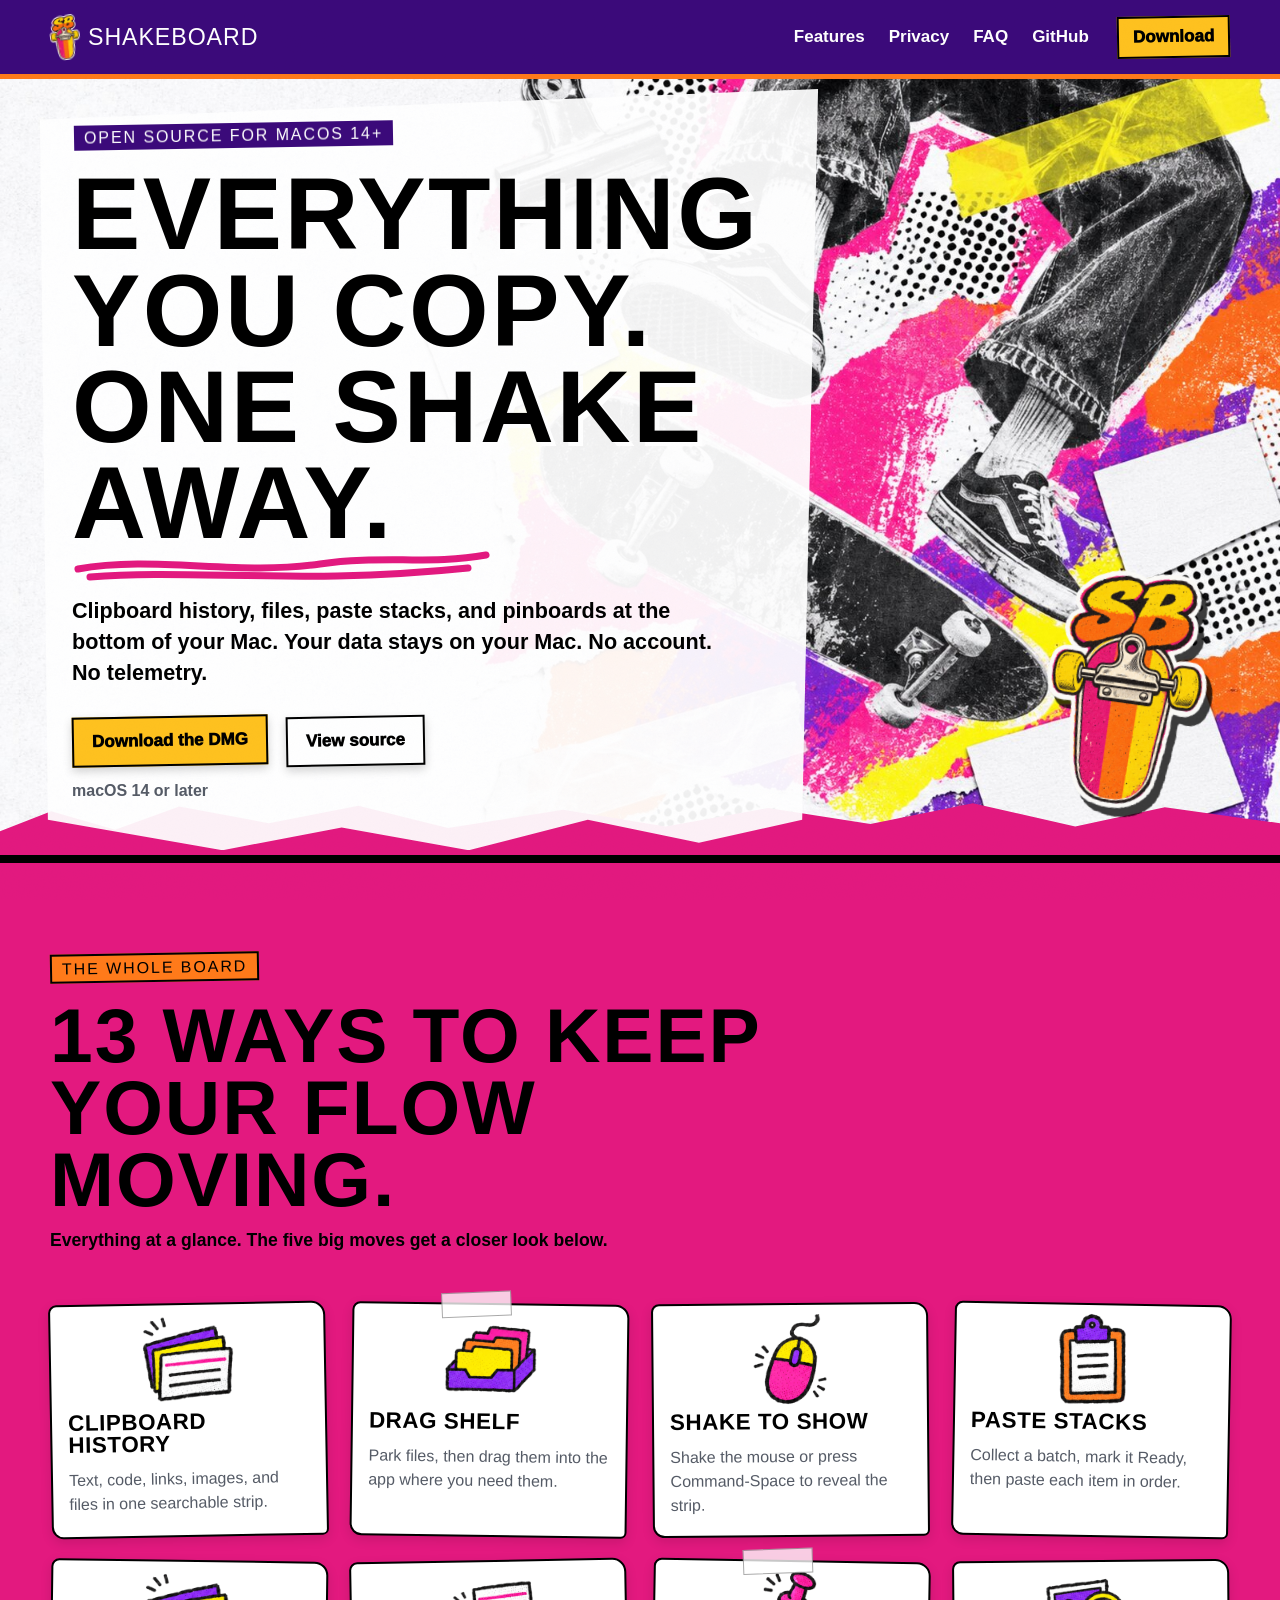
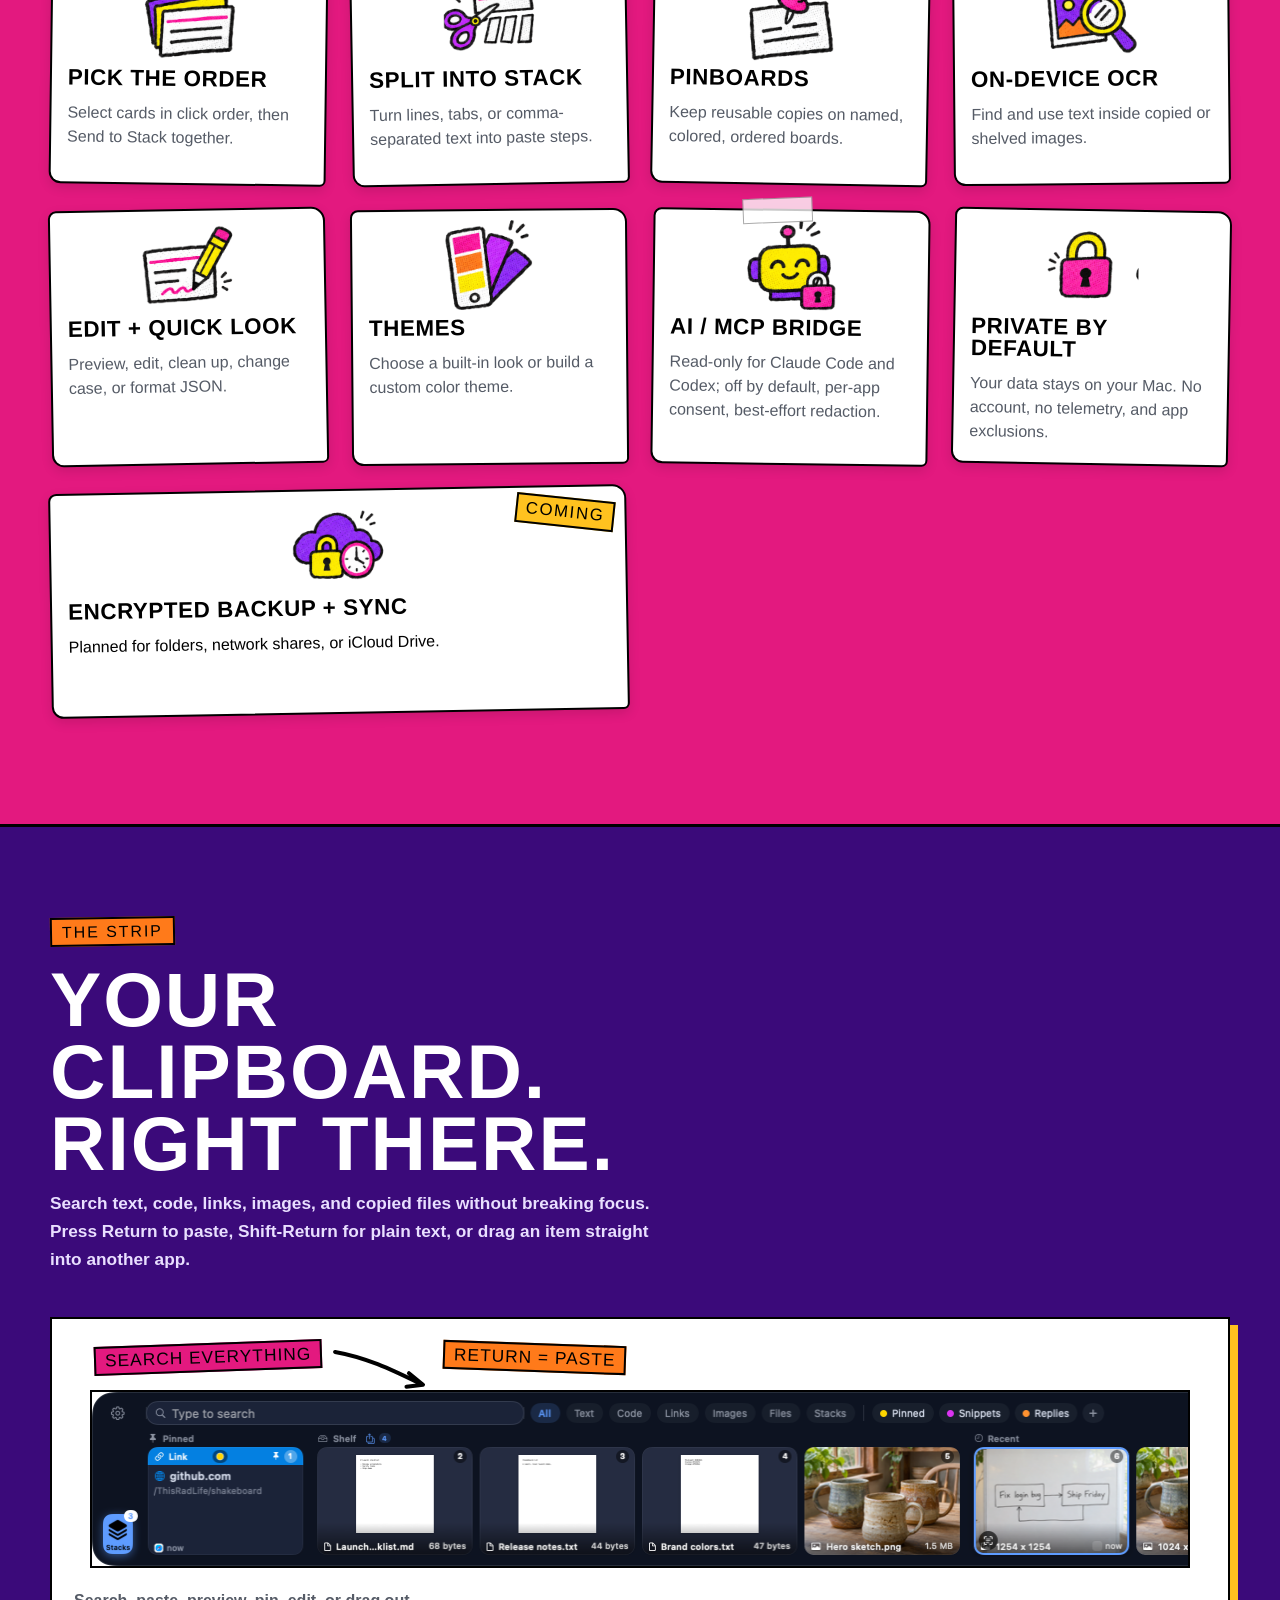
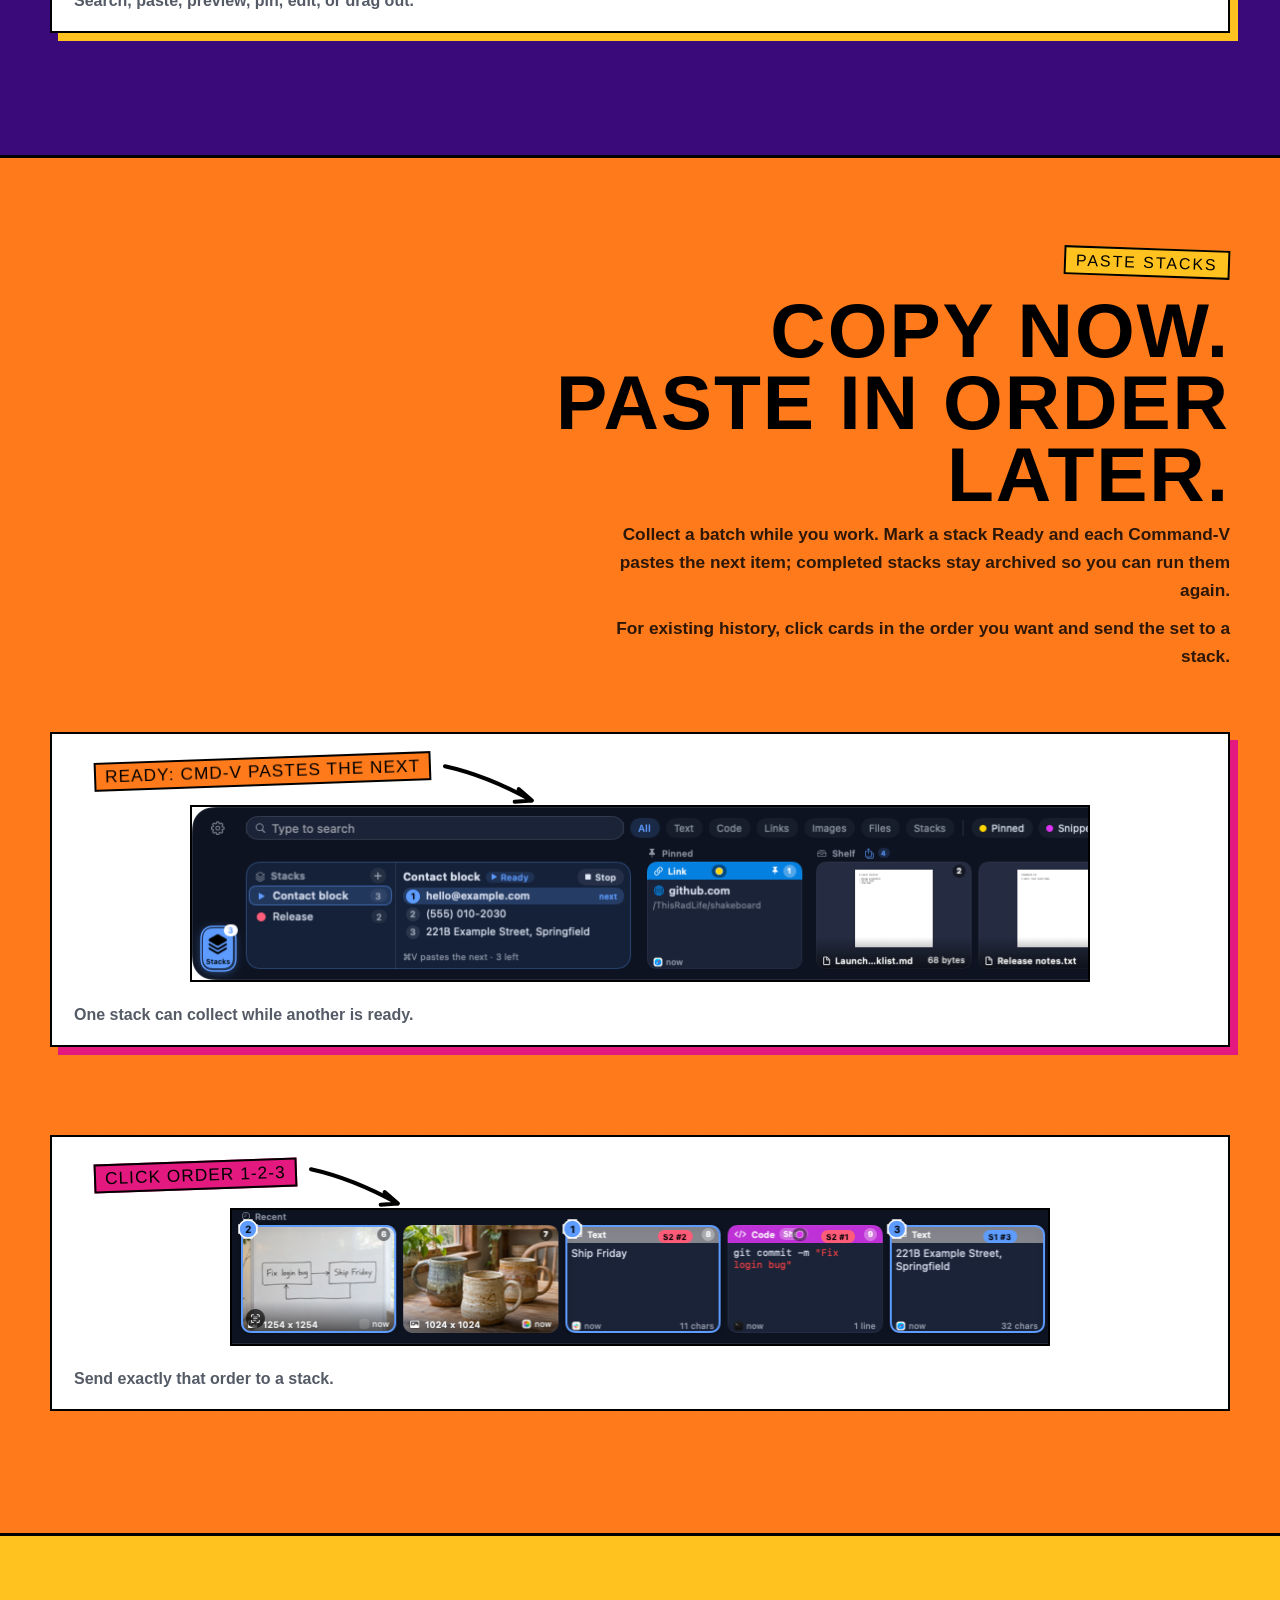
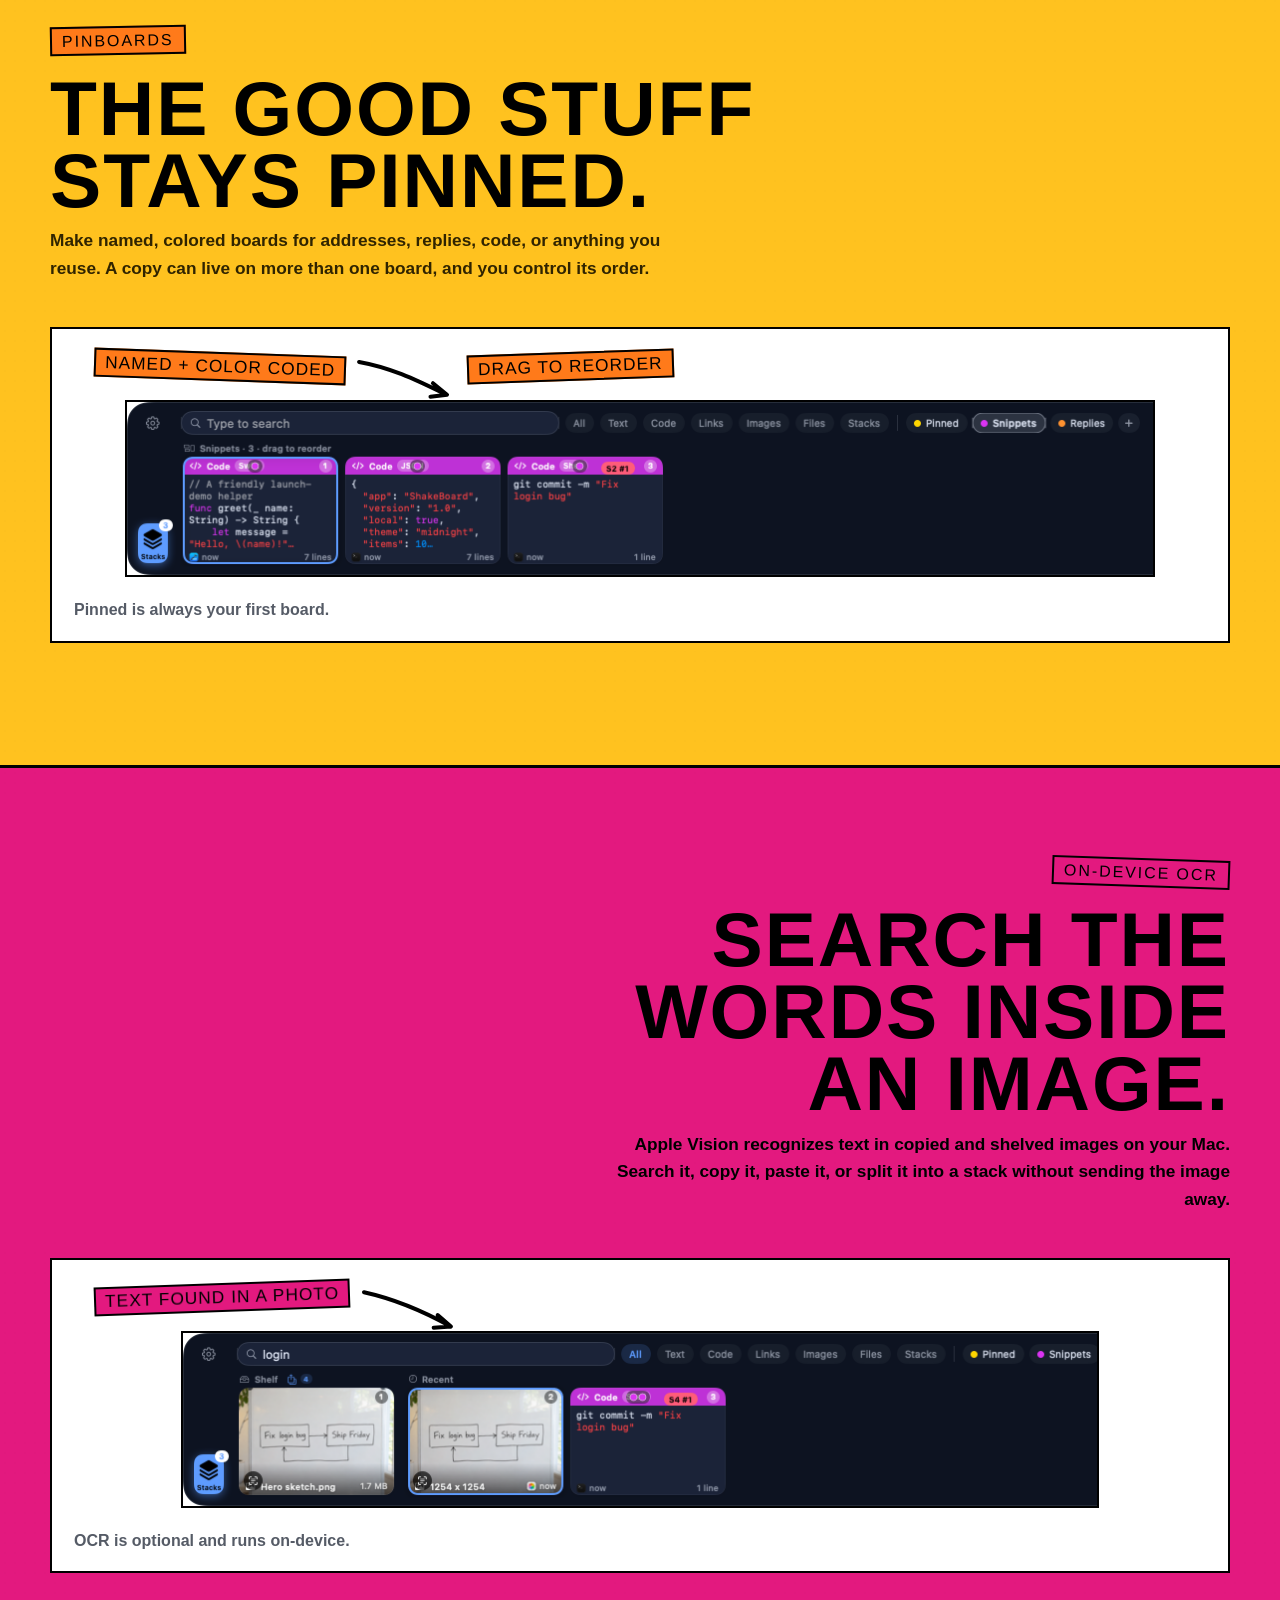
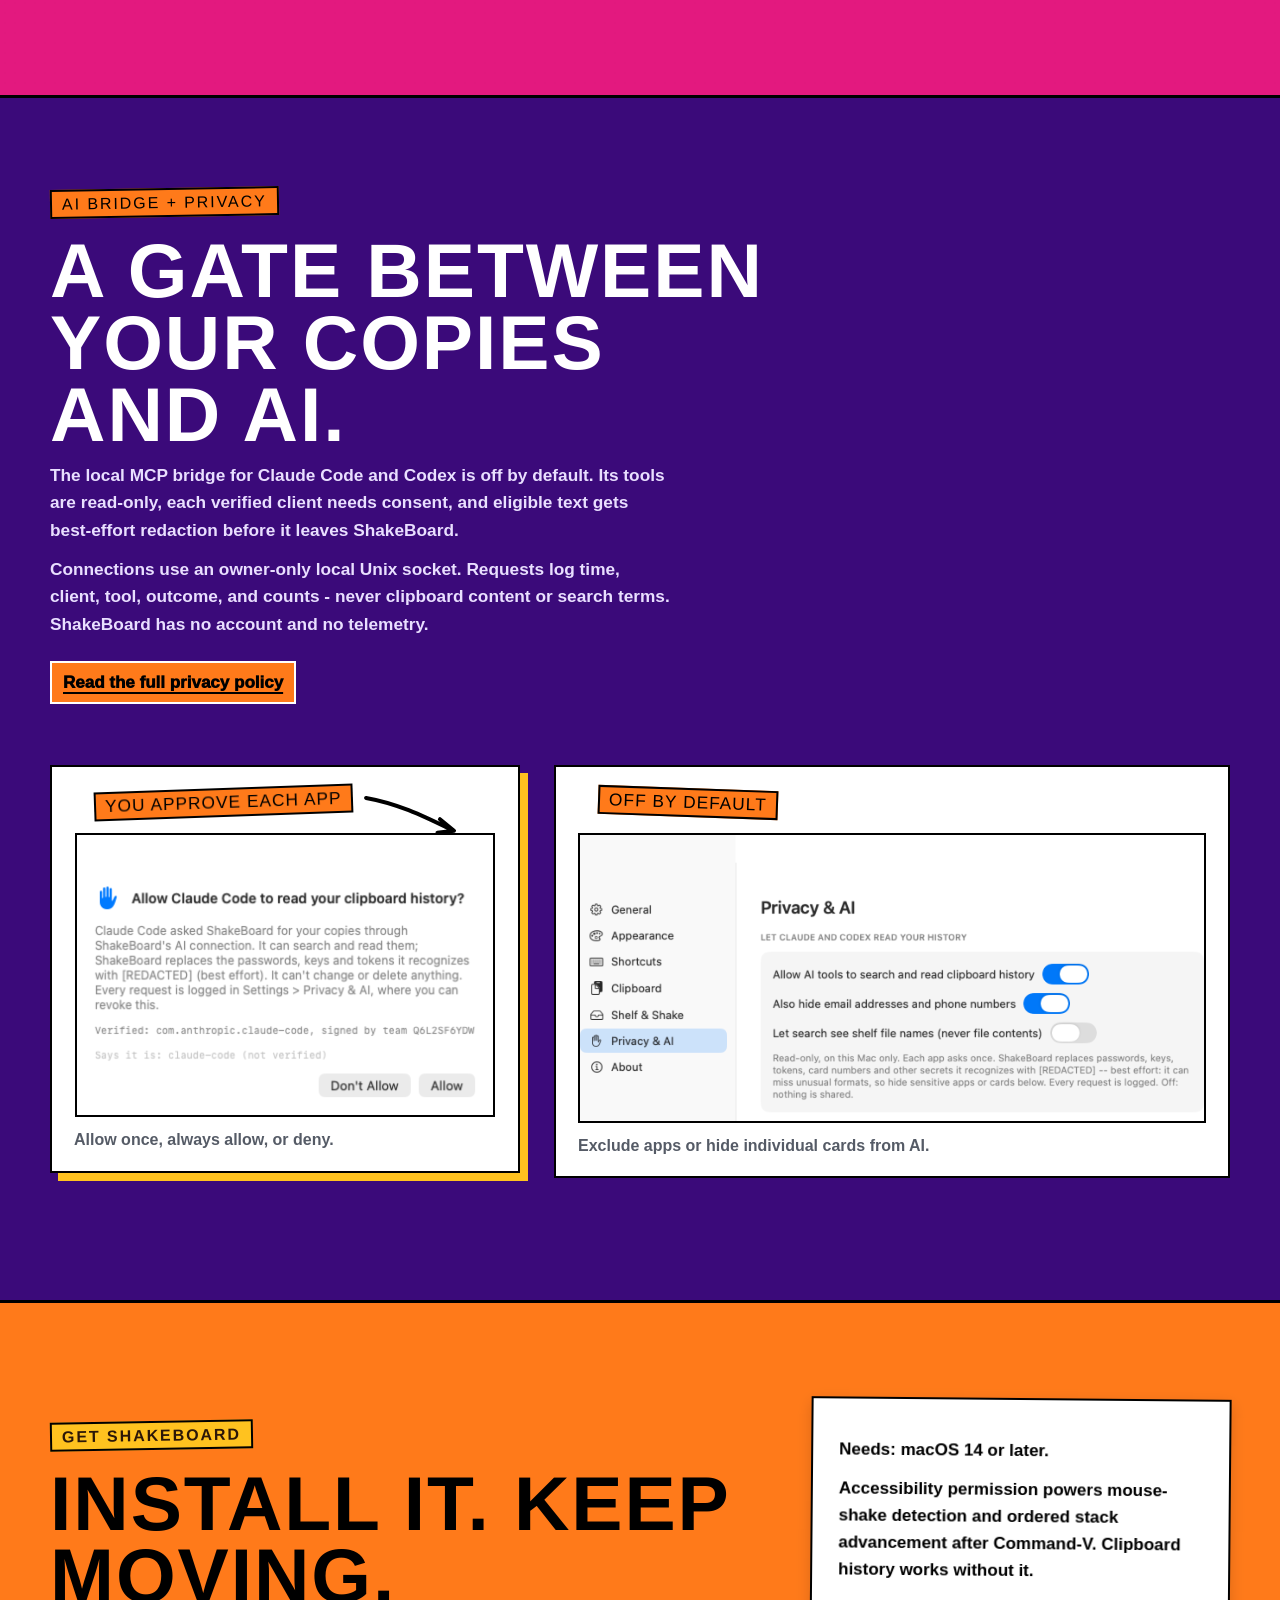
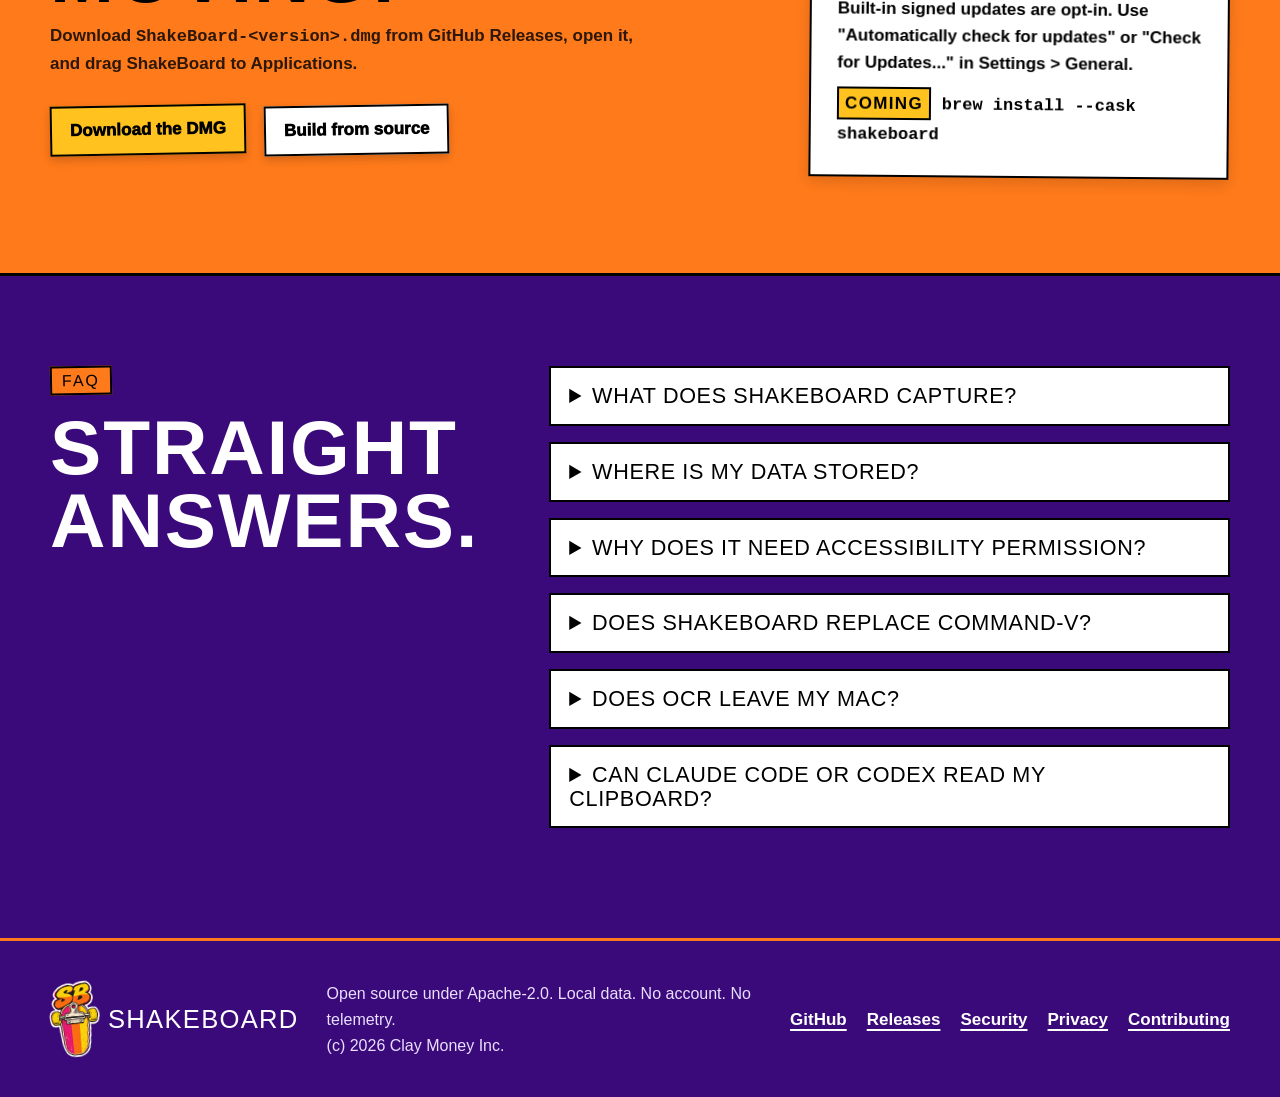
<file: index.html>
<!doctype html>
<html lang="en">
<head>
  <meta charset="utf-8"><meta name="viewport" content="width=device-width, initial-scale=1">
  <title>ShakeBoard - Clipboard history and paste stacks for Mac</title>
  <meta name="description" content="ShakeBoard keeps clipboard history, files, paste stacks, and pinboards in one strip at the bottom of your Mac. Your data stays on your Mac.">
  <meta name="theme-color" content="#3B0A7A">
  <link rel="canonical" href="https://thisradlife.github.io/shakeboard/">
  <meta property="og:type" content="website"><meta property="og:title" content="ShakeBoard - Everything you copy. One shake away.">
  <meta property="og:description" content="Clipboard history, a drag shelf, paste stacks, pinboards, and on-device OCR for macOS. Local data, no account, no telemetry.">
  <meta property="og:url" content="https://thisradlife.github.io/shakeboard/">
  <meta property="og:image" content="https://thisradlife.github.io/shakeboard/assets/og-image-1200x630.jpg"><meta property="og:image:width" content="1200"><meta property="og:image:height" content="630">
  <meta property="og:image:alt" content="ShakeBoard in a punk-zine collage with clipboard cards and a skateboard sticker.">
  <meta name="twitter:card" content="summary_large_image"><meta name="twitter:title" content="ShakeBoard - Everything you copy. One shake away.">
  <meta name="twitter:description" content="Clipboard history, a drag shelf, paste stacks, pinboards, and on-device OCR for macOS. Local data, no account, no telemetry.">
  <meta name="twitter:image" content="https://thisradlife.github.io/shakeboard/assets/og-image-1200x630.jpg">
  <link rel="icon" href="assets/favicon.ico" sizes="any"><link rel="icon" type="image/png" sizes="32x32" href="assets/icons/icon-32.png">
  <link rel="apple-touch-icon" sizes="180x180" href="assets/icons/icon-180.png">
  <link rel="stylesheet" href="styles.css">
  <script src="motion.js" defer></script>
</head>
<body>
  <a class="skip-link" href="#main">Skip to main content</a>
  <svg class="grain-layer" aria-hidden="true" width="100%" height="100%"><filter id="paper-grain"><feTurbulence type="fractalNoise" baseFrequency="0.74" numOctaves="3" seed="9" stitchTiles="stitch" result="noise"></feTurbulence><feColorMatrix in="noise" type="luminanceToAlpha" result="noise-alpha"></feColorMatrix><feFlood class="grain-color" result="grain-color"></feFlood><feComposite in="grain-color" in2="noise-alpha" operator="in"></feComposite></filter><rect width="100%" height="100%" filter="url(#paper-grain)"></rect></svg>
  <header class="site-header"><nav class="nav shell" aria-label="Main navigation">
    <a class="brand" href="#top" aria-label="ShakeBoard home"><img src="assets/punk/sticker-sb.png" width="40" height="60" alt=""><span>ShakeBoard</span></a>
    <div class="nav-links"><a href="#features">Features</a><a href="#privacy">Privacy</a><a href="#faq">FAQ</a><a href="https://github.com/ThisRadLife/shakeboard">GitHub</a></div>
    <a class="button button-small" href="https://github.com/ThisRadLife/shakeboard/releases/latest">Download</a>
  </nav></header>

  <main id="main">
    <section class="hero" id="top" aria-labelledby="hero-title"><div class="shell hero-inner">
      <div class="hero-copy paper-scrap"><p class="stamp">Open source for macOS 14+</p><h1 id="hero-title">Everything you copy. One shake away.</h1>
        <svg class="scribble" viewBox="0 0 420 35" aria-hidden="true"><path d="M6 21c75-14 160 7 242-5 60-9 111 1 166-9M18 29c102-8 216 8 378-9"></path></svg>
        <p class="lede">Clipboard history, files, paste stacks, and pinboards at the bottom of your Mac. Your data stays on your Mac. No account. No telemetry.</p>
        <div class="actions"><a class="button" href="https://github.com/ThisRadLife/shakeboard/releases/latest">Download the DMG</a><a class="button button-paper" href="https://github.com/ThisRadLife/shakeboard">View source</a></div>
        <p class="fine-print">macOS 14 or later</p>
      </div>
      <img class="hero-sticker" src="assets/punk/sticker-sb.png" width="160" height="240" alt="ShakeBoard skateboard sticker">
    </div></section>

    <section class="overview" id="features" aria-labelledby="overview-title"><div class="shell">
      <header class="section-heading"><p class="stamp stamp-orange">The whole board</p><h2 id="overview-title">13 ways to keep your flow moving.</h2><p>Everything at a glance. The five big moves get a closer look below.</p></header>
      <div class="sticker-sheet">
        <article class="feature-sticker tilt-a"><img src="assets/punk/doodles/cards.png" width="120" height="120" alt=""><h3>Clipboard history</h3><p>Text, code, links, images, and files in one searchable strip.</p></article>
        <article class="feature-sticker tilt-b"><img src="assets/punk/doodles/shelf.png" width="120" height="120" alt=""><h3>Drag shelf</h3><p>Park files, then drag them into the app where you need them.</p></article>
        <article class="feature-sticker tilt-c"><img src="assets/punk/doodles/shake.png" width="120" height="120" alt=""><h3>Shake to show</h3><p>Shake the mouse or press Command-Space to reveal the strip.</p></article>
        <article class="feature-sticker tilt-d"><img src="assets/punk/doodles/clipboard.png" width="120" height="120" alt=""><h3>Paste stacks</h3><p>Collect a batch, mark it Ready, then paste each item in order.</p></article>
        <article class="feature-sticker tilt-b"><img src="assets/punk/doodles/cards.png" width="120" height="120" alt=""><h3>Pick the order</h3><p>Select cards in click order, then Send to Stack together.</p></article>
        <article class="feature-sticker tilt-a"><img src="assets/punk/doodles/split.png" width="120" height="120" alt=""><h3>Split into Stack</h3><p>Turn lines, tabs, or comma-separated text into paste steps.</p></article>
        <article class="feature-sticker tilt-d"><img src="assets/punk/doodles/pin.png" width="120" height="120" alt=""><h3>Pinboards</h3><p>Keep reusable copies on named, colored, ordered boards.</p></article>
        <article class="feature-sticker tilt-c"><img src="assets/punk/doodles/ocr.png" width="120" height="120" alt=""><h3>On-device OCR</h3><p>Find and use text inside copied or shelved images.</p></article>
        <article class="feature-sticker tilt-a"><img src="assets/punk/doodles/edit.png" width="120" height="120" alt=""><h3>Edit + Quick Look</h3><p>Preview, edit, clean up, change case, or format JSON.</p></article>
        <article class="feature-sticker tilt-c"><img src="assets/punk/doodles/themes.png" width="120" height="120" alt=""><h3>Themes</h3><p>Choose a built-in look or build a custom color theme.</p></article>
        <article class="feature-sticker tilt-b"><img src="assets/punk/doodles/ai.png" width="120" height="120" alt=""><h3>AI / MCP bridge</h3><p>Read-only for Claude Code and Codex; off by default, per-app consent, best-effort redaction.</p></article>
        <article class="feature-sticker tilt-d"><img src="assets/punk/doodles/lock.png" width="120" height="120" alt=""><h3>Private by default</h3><p>Your data stays on your Mac. No account, no telemetry, and app exclusions.</p></article>
        <article class="feature-sticker coming-sticker tilt-a"><span class="coming-label">Coming</span><img src="assets/punk/doodles/sync.png" width="120" height="120" alt=""><h3>Encrypted backup + sync</h3><p>Planned for folders, network shares, or iCloud Drive.</p></article>
      </div>
    </div></section>

    <section class="detail detail-ink" aria-labelledby="strip-title"><div class="shell">
      <div class="detail-copy"><p class="stamp stamp-yellow">The strip</p><h2 id="strip-title">Your clipboard. Right there.</h2><p>Search text, code, links, images, and copied files without breaking focus. Press Return to paste, Shift-Return for plain text, or drag an item straight into another app.</p></div>
      <figure class="punk-frame frame-light"><div class="callout-row"><span class="callout magenta">search everything</span><svg class="arrow" viewBox="0 0 130 48" aria-hidden="true"><path d="M4 9c38 2 69 12 112 27M98 24l19 12-20 5"></path></svg><span class="callout orange">Return = paste</span></div>
        <div class="screenshot-scroll"><img src="assets/screens/strip.png" width="1100" height="174" loading="lazy" alt="ShakeBoard's bottom strip showing text, code, link, image, and file cards."></div><figcaption><span class="scroll-note" aria-hidden="true">scroll &rarr;</span>Search, paste, preview, pin, edit, or drag out.</figcaption>
      </figure>
    </div></section>

    <section class="detail detail-paper" aria-labelledby="stacks-title"><div class="shell">
      <div class="detail-copy detail-copy-right"><p class="stamp stamp-purple">Paste stacks</p><h2 id="stacks-title">Copy now. Paste in order later.</h2><p>Collect a batch while you work. Mark a stack Ready and each Command-V pastes the next item; completed stacks stay archived so you can run them again.</p><p>For existing history, click cards in the order you want and send the set to a stack.</p></div>
      <div class="double-shot">
        <figure class="punk-frame"><div class="callout-row"><span class="callout yellow">Ready: Cmd-V pastes the next</span><svg class="arrow" viewBox="0 0 130 48" aria-hidden="true"><path d="M5 8c42 4 75 14 112 29M99 25l18 12-21 4"></path></svg></div><div class="screenshot-scroll"><img src="assets/screens/lane.png" width="900" height="174" loading="lazy" alt="ShakeBoard with a paste stack ready to paste each item in order."></div><figcaption><span class="scroll-note" aria-hidden="true">scroll &rarr;</span>One stack can collect while another is ready.</figcaption></figure>
        <figure class="punk-frame small-shot"><div class="callout-row"><span class="callout magenta">click order 1-2-3</span><svg class="arrow" viewBox="0 0 130 48" aria-hidden="true"><path d="M5 8c42 4 75 14 112 29M99 25l18 12-21 4"></path></svg></div><div class="screenshot-scroll"><img src="assets/screens/picks.png" width="820" height="134" loading="lazy" alt="Three non-adjacent clipboard cards selected in click order, numbered one, two, and three."></div><figcaption>Send exactly that order to a stack.</figcaption></figure>
      </div>
    </div></section>

    <section class="detail detail-purple" aria-labelledby="pinboards-title"><div class="shell">
      <div class="detail-copy"><p class="stamp stamp-yellow">Pinboards</p><h2 id="pinboards-title">The good stuff stays pinned.</h2><p>Make named, colored boards for addresses, replies, code, or anything you reuse. A copy can live on more than one board, and you control its order.</p></div>
      <figure class="punk-frame frame-light"><div class="callout-row"><span class="callout orange">named + color coded</span><svg class="arrow" viewBox="0 0 130 48" aria-hidden="true"><path d="M4 9c38 2 69 12 112 27M98 24l19 12-20 5"></path></svg><span class="callout yellow">drag to reorder</span></div><div class="screenshot-scroll"><img src="assets/screens/pinboards.png" width="1030" height="174" loading="lazy" alt="ShakeBoard showing a named pinboard with reusable clipboard cards arranged in order."></div><figcaption><span class="scroll-note" aria-hidden="true">scroll &rarr;</span>Pinned is always your first board.</figcaption></figure>
    </div></section>

    <section class="detail detail-paper" aria-labelledby="ocr-title"><div class="shell">
      <div class="detail-copy detail-copy-right"><p class="stamp stamp-magenta">On-device OCR</p><h2 id="ocr-title">Search the words inside an image.</h2><p>Apple Vision recognizes text in copied and shelved images on your Mac. Search it, copy it, paste it, or split it into a stack without sending the image away.</p></div>
      <figure class="punk-frame"><div class="callout-row"><span class="callout magenta">text found in a photo</span><svg class="arrow" viewBox="0 0 130 48" aria-hidden="true"><path d="M5 8c42 4 75 14 112 29M99 25l18 12-21 4"></path></svg></div><div class="screenshot-scroll"><img src="assets/screens/ocr.png" width="918" height="174" loading="lazy" alt="A ShakeBoard search matching recognized text inside a copied image."></div><figcaption><span class="scroll-note" aria-hidden="true">scroll &rarr;</span>OCR is optional and runs on-device.</figcaption></figure>
    </div></section>

    <section class="detail detail-ink" id="privacy" aria-labelledby="ai-title"><div class="shell">
      <div class="detail-copy"><p class="stamp stamp-orange">AI bridge + privacy</p><h2 id="ai-title">A gate between your copies and AI.</h2><p>The local MCP bridge for Claude Code and Codex is off by default. Its tools are read-only, each verified client needs consent, and eligible text gets best-effort redaction before it leaves ShakeBoard.</p><p>Connections use an owner-only local Unix socket. Requests log time, client, tool, outcome, and counts - never clipboard content or search terms. ShakeBoard has no account and no telemetry.</p><a class="paper-link" href="privacy.html">Read the full privacy policy</a></div>
      <div class="privacy-shots">
        <figure class="punk-frame frame-light compact-frame"><div class="callout-row"><span class="callout yellow">you approve each app</span><svg class="arrow" viewBox="0 0 130 48" aria-hidden="true"><path d="M4 9c38 2 69 12 112 27M98 24l19 12-20 5"></path></svg></div><div class="screenshot-fit"><img src="assets/screens/consent.png" width="420" height="283" loading="lazy" alt="ShakeBoard asking for consent before a verified AI client can use read-only clipboard tools."></div><figcaption>Allow once, always allow, or deny.</figcaption></figure>
        <figure class="punk-frame frame-light compact-frame"><div class="callout-row"><span class="callout orange">OFF by default</span></div><div class="screenshot-fit"><img src="assets/screens/settings-privacy.png" width="722" height="331" loading="lazy" alt="ShakeBoard Privacy and AI settings with AI access turned off."></div><figcaption>Exclude apps or hide individual cards from AI.</figcaption></figure>
      </div>
    </div></section>

    <section class="download" aria-labelledby="download-title"><div class="shell download-grid">
      <div><p class="stamp stamp-purple">Get ShakeBoard</p><h2 id="download-title">Install it. Keep moving.</h2><p>Download <code>ShakeBoard-&lt;version&gt;.dmg</code> from GitHub Releases, open it, and drag ShakeBoard to Applications.</p><div class="actions"><a class="button" href="https://github.com/ThisRadLife/shakeboard/releases/latest">Download the DMG</a><a class="button button-paper" href="https://github.com/ThisRadLife/shakeboard">Build from source</a></div></div>
      <aside class="install-note" aria-label="Requirements and install options"><p><strong>Needs:</strong> macOS 14 or later.</p><p>Accessibility permission powers mouse-shake detection and ordered stack advancement after Command-V. Clipboard history works without it.</p><p>Built-in signed updates are opt-in. Use "Automatically check for updates" or "Check for Updates..." in Settings &gt; General.</p><p class="coming-line"><span>Coming</span> <code>brew install --cask shakeboard</code></p></aside>
    </div></section>

    <section class="faq" id="faq" aria-labelledby="faq-title"><div class="shell faq-grid">
      <header class="section-heading"><p class="stamp stamp-yellow">FAQ</p><h2 id="faq-title">Straight answers.</h2></header>
      <div class="questions">
        <details><summary>What does ShakeBoard capture?</summary><p>Copied text, highlighted code, links, images, and files, plus files you place on the drag shelf. Password managers and secure clipboard markers are excluded.</p></details>
        <details><summary>Where is my data stored?</summary><p>On your Mac in <code>~/Library/Application Support/ShakeBoard</code>. There is no ShakeBoard account, cloud service, or telemetry. Encrypted backup and sync are Coming.</p></details>
        <details><summary>Why does it need Accessibility permission?</summary><p>For global mouse-shake detection and to follow Command-V so a ready stack can advance. History, search, pinboards, OCR, and the shelf still work without it.</p></details>
        <details><summary>Does ShakeBoard replace Command-V?</summary><p>No. Normal paste stays normal. A stack advances only after you explicitly mark it Ready.</p></details>
        <details><summary>Does OCR leave my Mac?</summary><p>No. Apple Vision OCR runs on your Mac and can be turned off.</p></details>
        <details><summary>Can Claude Code or Codex read my clipboard?</summary><p>Only after you enable AI access and approve that client. The local tools are read-only, respect exclusions, use best-effort redaction, and keep a content-free request log.</p></details>
      </div>
    </div></section>
  </main>

  <footer class="site-footer"><div class="shell footer-grid">
    <a class="footer-brand" href="#top"><img src="assets/punk/sticker-sb.png" width="64" height="96" alt=""><span>ShakeBoard</span></a>
    <div><p>Open source under Apache-2.0. Local data. No account. No telemetry.</p><p>(c) 2026 Clay Money Inc.</p></div>
    <nav class="footer-links" aria-label="Footer navigation"><a href="https://github.com/ThisRadLife/shakeboard">GitHub</a><a href="https://github.com/ThisRadLife/shakeboard/releases/latest">Releases</a><a href="https://github.com/ThisRadLife/shakeboard/blob/main/SECURITY.md">Security</a><a href="privacy.html">Privacy</a><a href="https://github.com/ThisRadLife/shakeboard/blob/main/CONTRIBUTING.md">Contributing</a></nav>
  </div></footer>
</body>
</html>
</file>
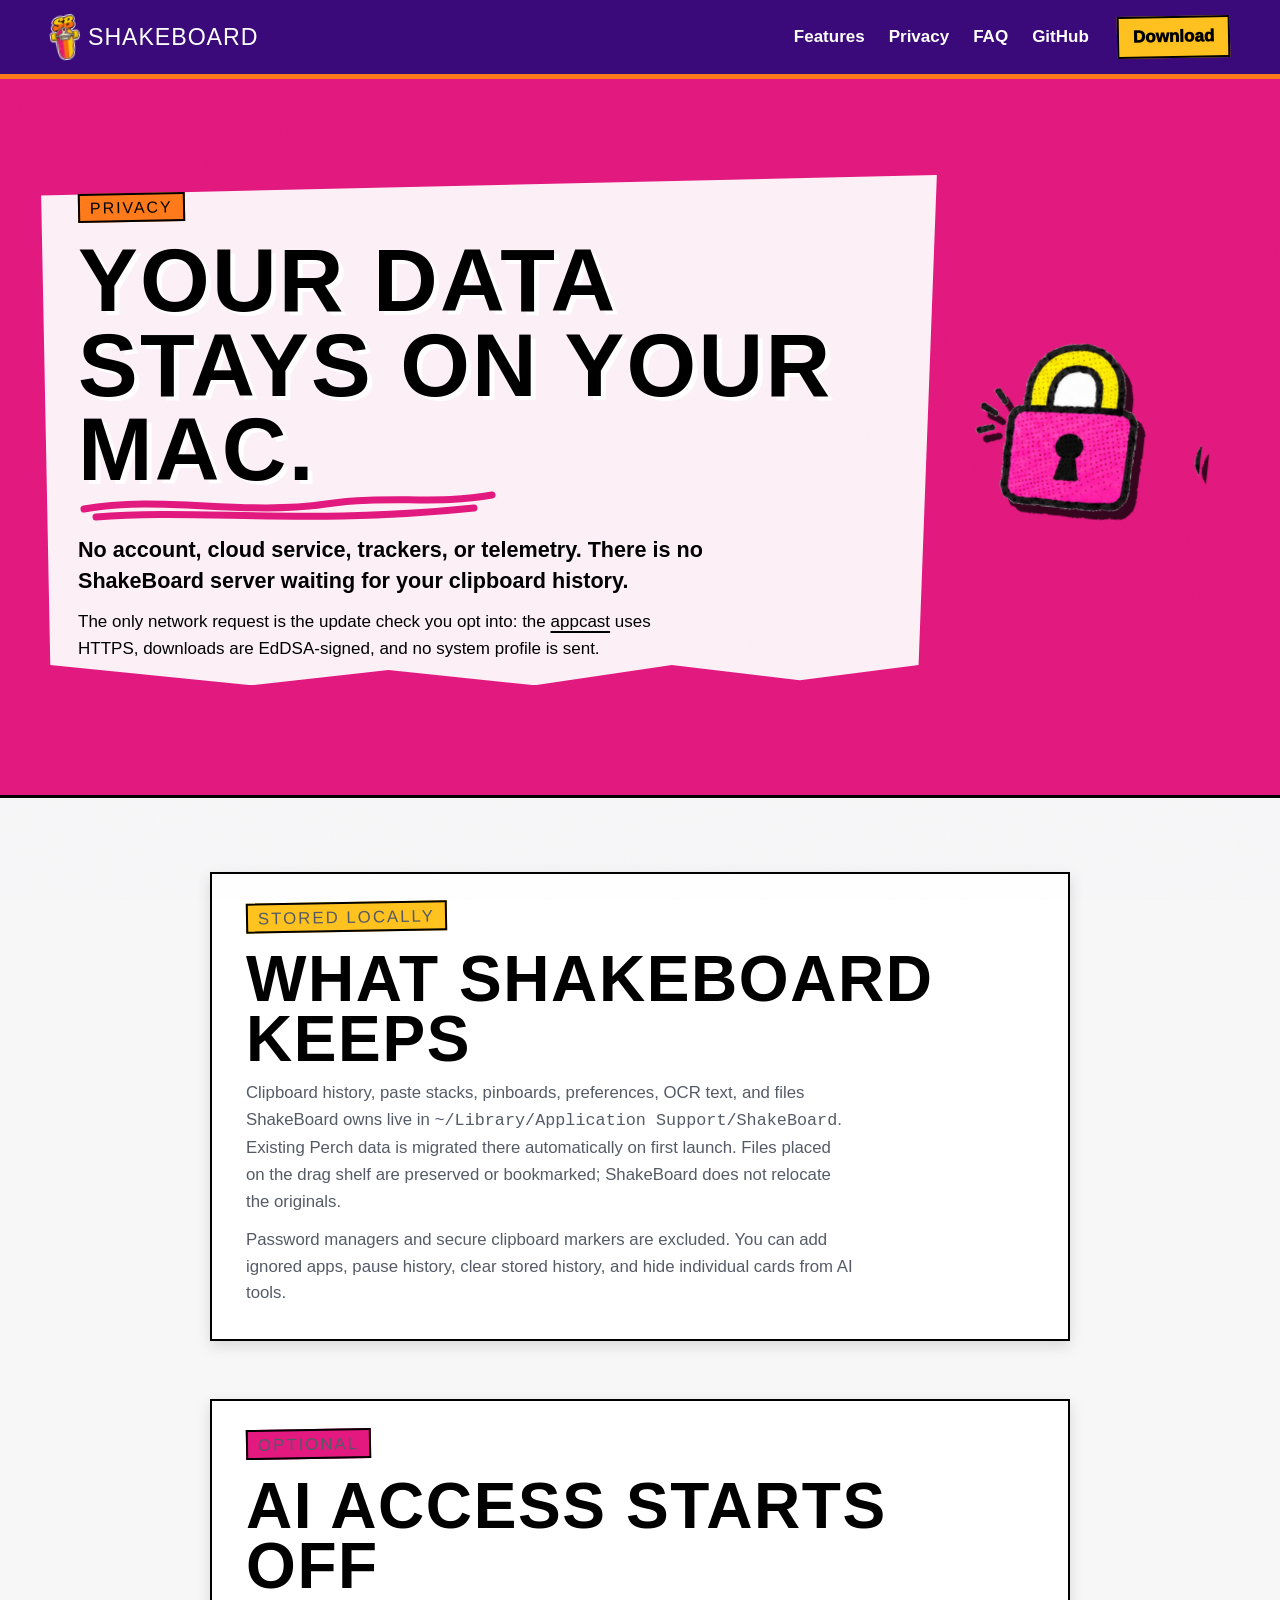
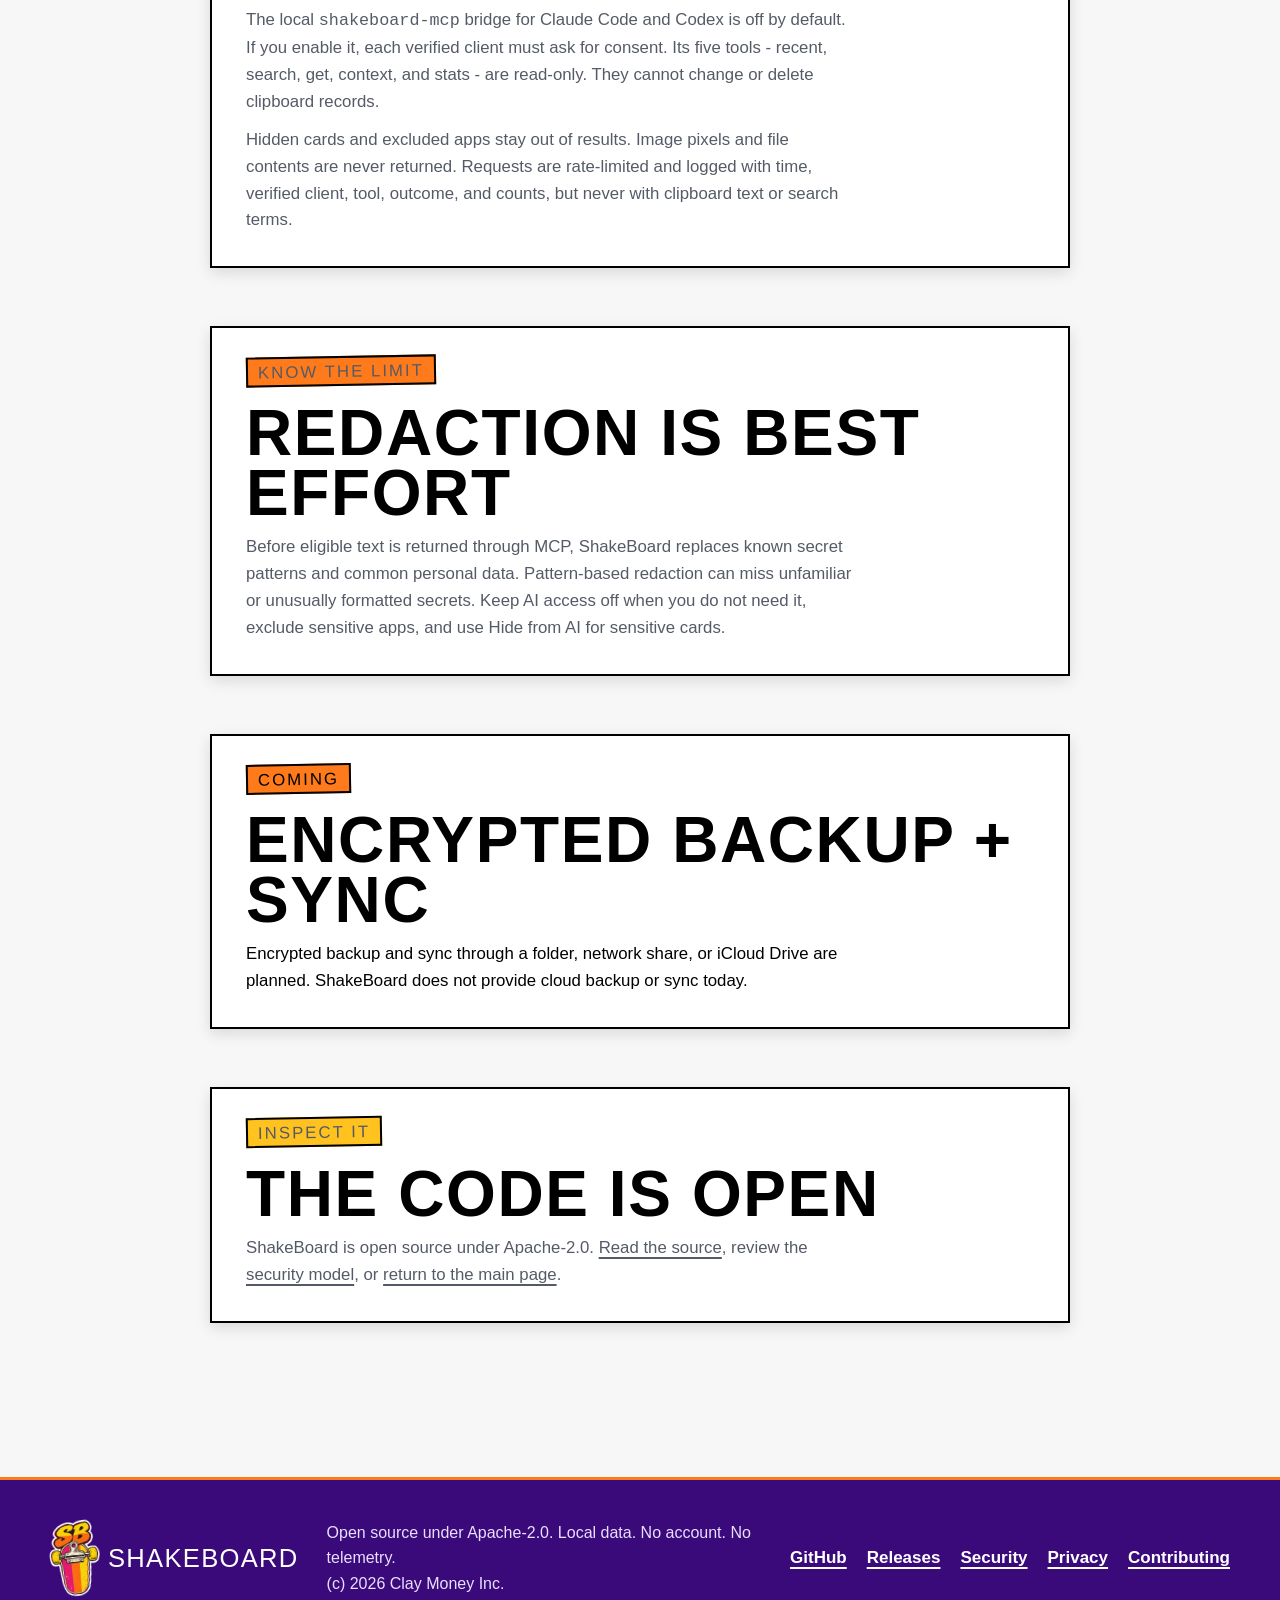
<file: privacy.html>
<!doctype html>
<html lang="en">
<head>
  <meta charset="utf-8"><meta name="viewport" content="width=device-width, initial-scale=1">
  <title>Privacy - ShakeBoard</title><meta name="description" content="How ShakeBoard stores clipboard history locally, excludes sensitive apps, and controls optional read-only MCP access."><meta name="theme-color" content="#3B0A7A">
  <link rel="canonical" href="https://thisradlife.github.io/shakeboard/privacy.html">
  <meta property="og:type" content="website"><meta property="og:title" content="Privacy - ShakeBoard">
  <meta property="og:description" content="How ShakeBoard stores clipboard history locally, excludes sensitive apps, and controls optional read-only MCP access.">
  <meta property="og:url" content="https://thisradlife.github.io/shakeboard/privacy.html">
  <meta property="og:image" content="https://thisradlife.github.io/shakeboard/assets/og-image-1200x630.jpg"><meta property="og:image:width" content="1200"><meta property="og:image:height" content="630">
  <meta property="og:image:alt" content="ShakeBoard in a punk-zine collage with clipboard cards and a skateboard sticker.">
  <meta name="twitter:card" content="summary_large_image"><meta name="twitter:title" content="Privacy - ShakeBoard">
  <meta name="twitter:description" content="How ShakeBoard stores clipboard history locally, excludes sensitive apps, and controls optional read-only MCP access.">
  <meta name="twitter:image" content="https://thisradlife.github.io/shakeboard/assets/og-image-1200x630.jpg">
  <link rel="icon" href="assets/favicon.ico" sizes="any"><link rel="icon" type="image/png" sizes="32x32" href="assets/icons/icon-32.png"><link rel="apple-touch-icon" sizes="180x180" href="assets/icons/icon-180.png">
  <link rel="stylesheet" href="styles.css">
  <script src="motion.js" defer></script>
</head>
<body class="privacy-page">
  <a class="skip-link" href="#main">Skip to main content</a>
  <svg class="grain-layer" aria-hidden="true" width="100%" height="100%"><filter id="paper-grain"><feTurbulence type="fractalNoise" baseFrequency="0.74" numOctaves="3" seed="9" stitchTiles="stitch" result="noise"></feTurbulence><feColorMatrix in="noise" type="luminanceToAlpha" result="noise-alpha"></feColorMatrix><feFlood class="grain-color" result="grain-color"></feFlood><feComposite in="grain-color" in2="noise-alpha" operator="in"></feComposite></filter><rect width="100%" height="100%" filter="url(#paper-grain)"></rect></svg>
  <header class="site-header"><nav class="nav shell" aria-label="Main navigation">
    <a class="brand" href="index.html" aria-label="ShakeBoard home"><img src="assets/punk/sticker-sb.png" width="40" height="60" alt=""><span>ShakeBoard</span></a>
    <div class="nav-links"><a href="index.html#features">Features</a><a aria-current="page" href="privacy.html">Privacy</a><a href="index.html#faq">FAQ</a><a href="https://github.com/ThisRadLife/shakeboard">GitHub</a></div>
    <a class="button button-small" href="https://github.com/ThisRadLife/shakeboard/releases/latest">Download</a>
  </nav></header>

  <main class="privacy-main" id="main">
    <header class="privacy-hero"><div class="shell privacy-hero-grid">
      <div class="paper-scrap"><p class="stamp stamp-orange">Privacy</p><h1>Your data stays on your Mac.</h1><svg class="scribble" viewBox="0 0 420 35" aria-hidden="true"><path d="M6 21c75-14 160 7 242-5 60-9 111 1 166-9M18 29c102-8 216 8 378-9"></path></svg><p class="lede">No account, cloud service, trackers, or telemetry. There is no ShakeBoard server waiting for your clipboard history.</p><p>The only network request is the update check you opt into: the <a href="https://thisradlife.github.io/shakeboard/appcast.xml">appcast</a> uses HTTPS, downloads are EdDSA-signed, and no system profile is sent.</p></div>
      <img class="privacy-sticker" src="assets/punk/doodles/lock.png" width="240" height="240" alt="Hand-drawn padlock">
    </div></header>

    <article class="privacy-copy shell">
      <section><p class="stamp stamp-purple">Stored locally</p><h2>What ShakeBoard keeps</h2><p>Clipboard history, paste stacks, pinboards, preferences, OCR text, and files ShakeBoard owns live in <code>~/Library/Application Support/ShakeBoard</code>. Existing Perch data is migrated there automatically on first launch. Files placed on the drag shelf are preserved or bookmarked; ShakeBoard does not relocate the originals.</p><p>Password managers and secure clipboard markers are excluded. You can add ignored apps, pause history, clear stored history, and hide individual cards from AI tools.</p></section>
      <section><p class="stamp stamp-magenta">Optional</p><h2>AI access starts off</h2><p>The local <code>shakeboard-mcp</code> bridge for Claude Code and Codex is off by default. If you enable it, each verified client must ask for consent. Its five tools - recent, search, get, context, and stats - are read-only. They cannot change or delete clipboard records.</p><p>Hidden cards and excluded apps stay out of results. Image pixels and file contents are never returned. Requests are rate-limited and logged with time, verified client, tool, outcome, and counts, but never with clipboard text or search terms.</p></section>
      <section><p class="stamp stamp-orange">Know the limit</p><h2>Redaction is best effort</h2><p>Before eligible text is returned through MCP, ShakeBoard replaces known secret patterns and common personal data. Pattern-based redaction can miss unfamiliar or unusually formatted secrets. Keep AI access off when you do not need it, exclude sensitive apps, and use Hide from AI for sensitive cards.</p></section>
      <section class="coming-privacy"><p class="stamp stamp-yellow">Coming</p><h2>Encrypted backup + sync</h2><p>Encrypted backup and sync through a folder, network share, or iCloud Drive are planned. ShakeBoard does not provide cloud backup or sync today.</p></section>
      <section><p class="stamp stamp-purple">Inspect it</p><h2>The code is open</h2><p>ShakeBoard is open source under Apache-2.0. <a href="https://github.com/ThisRadLife/shakeboard">Read the source</a>, review the <a href="https://github.com/ThisRadLife/shakeboard/blob/main/SECURITY.md">security model</a>, or <a href="index.html">return to the main page</a>.</p></section>
    </article>
  </main>

  <footer class="site-footer"><div class="shell footer-grid">
    <a class="footer-brand" href="index.html"><img src="assets/punk/sticker-sb.png" width="64" height="96" alt=""><span>ShakeBoard</span></a>
    <div><p>Open source under Apache-2.0. Local data. No account. No telemetry.</p><p>(c) 2026 Clay Money Inc.</p></div>
    <nav class="footer-links" aria-label="Footer navigation"><a href="https://github.com/ThisRadLife/shakeboard">GitHub</a><a href="https://github.com/ThisRadLife/shakeboard/releases/latest">Releases</a><a href="https://github.com/ThisRadLife/shakeboard/blob/main/SECURITY.md">Security</a><a href="privacy.html">Privacy</a><a href="https://github.com/ThisRadLife/shakeboard/blob/main/CONTRIBUTING.md">Contributing</a></nav>
  </div></footer>
</body>
</html>
</file>
<file: styles.css>
/*
  WCAG contrast reference (normal text target 4.5:1; large text target 3:1)

  Sunset Pop
  #000000 on #FFFFFF 21.00:1; #000000 on #E3197F 4.71:1;
  #000000 on #FF7A1A 8.05:1; #000000 on #FFC21F 12.99:1;
  #FFFFFF on #3B0A7A 13.90:1; #E9DFFF on #3B0A7A 10.90:1;
  #FF7A1A on #3B0A7A 5.33:1;
  #2C1708 on #FF7A1A 6.53:1; #302400 on #FFC21F 9.43:1;
  #555B66 on #FFFFFF 6.83:1; #3B0A7A on #FFFFFF 13.90:1.

  Off-register shadows are decorative, offset behind fully opaque text, and never
  replace the foreground color used for the ratios above.
*/

:root {
  color-scheme: light;
  --paper: #FFFFFF;
  --paper-alt: #F7F7F8;
  --paper-grain: #AEB6C3;
  --ink: #000000;
  --card: #FFFFFF;
  --card-border: #000000;
  --accent-1: #E3197F;
  --accent-2: #FF7A1A;
  --accent-3: #FFC21F;
  --accent-4: #3B0A7A;
  --accent-1-text: #000000;
  --accent-2-text: #000000;
  --accent-3-text: #000000;
  --accent-4-text: #FFFFFF;
  --tape: rgba(255, 255, 255, .78);
  --tape-border: rgba(0, 0, 0, .34);
  --halftone: rgba(0, 0, 0, .15);
  --paper-scrap: rgba(255, 255, 255, .94);
  --hero-overlay: rgba(247, 247, 248, .36);
  --image-shadow: rgba(0, 0, 0, .76);
  --surface-body-bg: #FFFFFF;
  --surface-body-text: #000000;
  --surface-body-muted: #555B66;
  --surface-header-bg: #3B0A7A;
  --surface-header-text: #FFFFFF;
  --surface-header-muted: #E9DFFF;
  --surface-overview-bg: #E3197F;
  --surface-overview-text: #000000;
  --surface-overview-muted: #000000;
  --surface-band-1-bg: #3B0A7A;
  --surface-band-1-text: #FFFFFF;
  --surface-band-1-muted: #E9DFFF;
  --surface-band-2-bg: #FF7A1A;
  --surface-band-2-text: #000000;
  --surface-band-2-muted: #2C1708;
  --surface-band-3-bg: #FFC21F;
  --surface-band-3-text: #000000;
  --surface-band-3-muted: #302400;
  --surface-band-4-bg: #E3197F;
  --surface-band-4-text: #000000;
  --surface-band-4-muted: #000000;
  --surface-download-bg: #FF7A1A;
  --surface-download-text: #000000;
  --surface-download-muted: #2C1708;
  --surface-faq-bg: #3B0A7A;
  --surface-faq-text: #FFFFFF;
  --surface-faq-muted: #E9DFFF;
  --surface-footer-bg: #3B0A7A;
  --surface-footer-text: #FFFFFF;
  --surface-footer-muted: #E9DFFF;
  --surface-privacy-main-bg: #F7F7F8;
  --surface-privacy-hero-bg: #E3197F;
  --surface-privacy-hero-text: #000000;
  --surface-card-text: #000000;
  --surface-card-muted: #555B66;
  --card-link: #3B0A7A;
  --card-shadow: #000000;
  --frame-shadow: #E3197F;
  --frame-shadow-alt: #FFC21F;
  --heading-shadow: #FFFFFF;
  --button-bg: #FFC21F;
  --button-text: #000000;
  --button-border: #000000;
  --button-shadow: #E3197F;
  --button-hover-bg: #FF7A1A;
  --button-hover-text: #000000;
  --button-paper-bg: #FFFFFF;
  --button-paper-text: #000000;
  --focus-color: #000000;
  --focus-halo: #FFC21F;
  --coming-bg: #FFFFFF;
  --coming-text: #000000;
  --scroll-track: #FFFFFF;
  --scroll-thumb: #E3197F;
  --print-paper: #FFFFFF;
  --print-ink: #000000;
  --transparent: transparent;
  --grain-opacity: .065;
  --shell: 1180px;
  --display: Impact, Haettenschweiler, "Arial Narrow Bold", "Arial Black", sans-serif;
  --body: -apple-system, BlinkMacSystemFont, "Segoe UI", Arial, sans-serif;
}

*, *::before, *::after { box-sizing: border-box; }
html { scroll-behavior: smooth; }
body { margin: 0; color: var(--surface-body-text); background: var(--surface-body-bg); font: 17px/1.6 var(--body); overflow-x: hidden; }
body::before { content: ""; position: fixed; inset: 0; z-index: -2; background-image: radial-gradient(circle, var(--halftone) 1px, var(--transparent) 1.25px); background-size: 8px 8px; opacity: .26; }
a { color: inherit; text-decoration-thickness: 2px; text-underline-offset: 4px; }
img { display: block; }
code { font-size: 1em; overflow-wrap: anywhere; }
.grain-layer { position: fixed; inset: 0; z-index: 100; width: 100%; height: 100%; opacity: var(--grain-opacity); pointer-events: none; mix-blend-mode: multiply; }
.grain-color { flood-color: var(--paper-grain); }
.shell { width: min(calc(100% - 40px), var(--shell)); margin-inline: auto; }
.skip-link { position: fixed; z-index: 200; top: 12px; left: 12px; padding: 10px 14px; color: var(--accent-2-text); background: var(--accent-2); border: 3px solid var(--ink); font-weight: 900; transform: translateY(-150%); }
.skip-link:focus { transform: translateY(0); }
:focus-visible { outline: 4px solid var(--focus-color); outline-offset: 3px; box-shadow: 0 0 0 7px var(--focus-halo); }

h1, h2, h3 { margin: 0; font-family: var(--display); font-weight: 900; line-height: .94; letter-spacing: .025em; text-transform: uppercase; }
h1 { max-width: 760px; font-size: clamp(3.6rem, 8vw, 7.6rem); text-shadow: 5px 4px 0 var(--heading-shadow); }
h2 { font-size: clamp(2.7rem, 6vw, 5.4rem); text-shadow: 3px 3px 0 var(--heading-shadow); }
h3 { font-size: 1.4rem; line-height: 1; }
p { margin: .7rem 0 0; }
.lede { max-width: 660px; font-size: clamp(1.12rem, 2vw, 1.35rem); font-weight: 700; line-height: 1.45; }
.fine-print { color: var(--surface-card-muted); font-size: 1rem; font-weight: 800; }

.site-header { position: relative; z-index: 20; color: var(--surface-header-text); background: var(--surface-header-bg); border-bottom: 5px solid var(--accent-2); }
.nav { min-height: 74px; display: flex; align-items: center; gap: 28px; }
.brand { display: inline-flex; align-items: center; gap: 8px; font: 1.45rem var(--display); letter-spacing: .04em; text-decoration: none; text-transform: uppercase; }
.brand img { width: 30px; height: 48px; object-fit: contain; transform: rotate(-7deg); }
.nav-links { display: flex; align-items: center; gap: 24px; margin-left: auto; font-weight: 850; }
.nav-links a { text-decoration: none; }
.nav-links a:hover { color: var(--accent-2); text-decoration: underline; }

.button { display: inline-flex; align-items: center; justify-content: center; min-height: 50px; padding: 10px 18px; color: var(--button-text); background: var(--button-bg); border: 4px solid var(--button-border); box-shadow: 5px 5px 0 var(--button-shadow), 0 0 0 3px var(--card); font-weight: 950; line-height: 1.15; text-decoration: none; transform: rotate(-1deg); }
.site-header .button { box-shadow: 4px 4px 0 var(--button-shadow); }
.button:hover { color: var(--button-hover-text); background: var(--button-hover-bg); transform: rotate(1deg) translateY(-2px); }
.button-small { min-height: 42px; padding: 8px 14px; border-width: 3px; box-shadow: 3px 3px 0 var(--button-shadow); }
.button-paper { color: var(--button-paper-text); background: var(--button-paper-bg); }
.actions { display: flex; flex-wrap: wrap; gap: 18px; margin-top: 28px; }

.hero { position: relative; min-height: 690px; isolation: isolate; background: var(--paper) url("assets/punk/collage-hero.jpg") center/cover no-repeat; border-bottom: 8px solid var(--ink); }
.hero::after { content: ""; position: absolute; inset: auto 0 0; height: 80px; z-index: -1; background: var(--surface-overview-bg); clip-path: polygon(0 70%, 4% 45%, 9% 68%, 14% 39%, 21% 60%, 28% 38%, 35% 66%, 44% 43%, 52% 64%, 60% 41%, 68% 61%, 76% 35%, 84% 64%, 91% 40%, 100% 60%, 100% 100%, 0 100%); }
.hero-inner { position: relative; min-height: 690px; display: flex; align-items: center; }
.hero-copy { position: relative; z-index: 2; width: min(66%, 760px); padding: 42px 32px 52px 22px; color: var(--surface-card-text); }
.paper-scrap::before { content: ""; position: absolute; z-index: -1; inset: 10px -16px 5px -18px; background: var(--paper-scrap); clip-path: polygon(1% 4%, 99% 0, 97% 96%, 84% 99%, 70% 96%, 55% 100%, 39% 97%, 24% 100%, 2% 96%); }
.hero-sticker { position: absolute; right: 2%; bottom: 6%; width: 160px; height: 240px; object-fit: contain; transform: rotate(8deg); filter: drop-shadow(7px 8px 0 var(--image-shadow)); }

.stamp { display: inline-block; margin: 0 0 16px; padding: 4px 10px 3px; color: var(--surface-header-text); background: var(--surface-header-bg); border: 3px solid currentColor; box-shadow: 3px 3px 0 var(--ink); font: 1rem/1.15 var(--display); letter-spacing: .12em; text-transform: uppercase; transform: rotate(-2deg); }
.stamp-orange, .stamp-yellow { color: var(--accent-2-text); background: var(--accent-2); border-color: var(--ink); }
.stamp-purple { color: var(--accent-3-text); background: var(--accent-3); border-color: var(--ink); }
.stamp-magenta { color: var(--accent-1-text); background: var(--accent-1); border-color: var(--ink); }
.scribble { display: block; width: min(420px, 90%); height: 35px; margin: -3px 0 4px; overflow: visible; }
.scribble path { fill: none; stroke: var(--accent-1); stroke-width: 7; stroke-linecap: round; stroke-linejoin: round; }

.overview { position: relative; padding: 90px 0 110px; color: var(--surface-overview-text); background: var(--surface-overview-bg); }
.section-heading { max-width: 790px; margin-bottom: 48px; }
.section-heading > p:last-child { color: var(--surface-overview-muted); font-size: 1.1rem; font-weight: 750; }
.sticker-sheet { display: grid; grid-template-columns: repeat(4, minmax(0, 1fr)); gap: 24px; align-items: stretch; }
.feature-sticker { position: relative; min-height: 245px; padding: 16px 18px 20px; color: var(--surface-card-text); background: var(--card); border: 5px solid var(--card-border); border-radius: 8px 14px 6px 12px; box-shadow: 0 0 0 7px var(--card), 9px 10px 0 var(--card-shadow); }
.feature-sticker::before { content: ""; position: absolute; top: -13px; left: 32%; width: 70px; height: 25px; background: var(--tape); border: 1px solid var(--tape-border); transform: rotate(-3deg); }
.feature-sticker img { width: 96px; height: 96px; margin: -8px auto 4px; object-fit: contain; }
.feature-sticker p { color: var(--surface-card-muted); font-size: 1rem; line-height: 1.35; }
.tilt-a { transform: rotate(-1.1deg); }
.tilt-b { transform: rotate(.8deg); }
.tilt-c { transform: rotate(-.5deg); }
.tilt-d { transform: rotate(1.2deg); }
.coming-sticker { grid-column: span 2; color: var(--coming-text); background: var(--coming-bg); border-style: dashed; }
.coming-sticker p { color: var(--coming-text); }
.coming-label { position: absolute; top: 10px; right: 10px; padding: 3px 8px; color: var(--accent-3-text); background: var(--accent-3); border: 3px solid var(--ink); font: 1.05rem var(--display); letter-spacing: .1em; text-transform: uppercase; transform: rotate(7deg); }

.detail { position: relative; padding: 90px 0 105px; border-top: 7px solid var(--ink); }
.detail::before { content: ""; position: absolute; inset: 0; pointer-events: none; background-image: radial-gradient(circle, var(--halftone) 1px, var(--transparent) 1.5px); background-size: 10px 10px; opacity: .5; }
.detail-ink { color: var(--surface-band-1-text); background: var(--surface-band-1-bg); --surface-muted: var(--surface-band-1-muted); }
.detail-paper { color: var(--surface-band-2-text); background: var(--surface-band-2-bg); --surface-muted: var(--surface-band-2-muted); }
.detail-purple { color: var(--surface-band-3-text); background: var(--surface-band-3-bg); --surface-muted: var(--surface-band-3-muted); }
.detail-purple + .detail-paper { color: var(--surface-band-4-text); background: var(--surface-band-4-bg); --surface-muted: var(--surface-band-4-muted); }
.detail-copy { position: relative; z-index: 1; max-width: 720px; margin-bottom: 44px; }
.detail-copy-right { margin-left: auto; text-align: right; }
.detail-copy-right .stamp { transform: rotate(2deg); }
.detail-copy p:not(.stamp) { max-width: 680px; color: var(--surface-muted); font-size: 1.08rem; font-weight: 650; }
.detail-copy-right p:not(.stamp) { margin-left: auto; }
.detail h2 { text-shadow: 4px 3px 0 var(--heading-shadow); }

.punk-frame { position: relative; z-index: 101; padding: 32px 22px 18px; color: var(--surface-card-text); background: var(--card); border: 4px solid var(--card-border); box-shadow: 10px 12px 0 var(--frame-shadow); transform: rotate(-.25deg); }
.punk-frame::before, .punk-frame::after { content: ""; position: absolute; z-index: 3; width: 92px; height: 30px; background: var(--tape); border: 1px solid var(--tape-border); }
.punk-frame::before { top: -15px; left: 26px; transform: rotate(-6deg); }
.punk-frame::after { right: 30px; bottom: -14px; transform: rotate(5deg); }
.frame-light { box-shadow: 10px 12px 0 var(--frame-shadow-alt); }
.screenshot-scroll { width: 100%; max-width: 100%; overflow-x: auto; overflow-y: hidden; padding: 3px 0 10px; scrollbar-color: var(--scroll-thumb) var(--scroll-track); scrollbar-width: auto; }
.screenshot-scroll::-webkit-scrollbar { height: 13px; }
.screenshot-scroll::-webkit-scrollbar-track { background: var(--scroll-track); border: 2px solid var(--card-border); }
.screenshot-scroll::-webkit-scrollbar-thumb { background: var(--scroll-thumb); border: 2px solid var(--card-border); }
.screenshot-scroll img { max-width: none; height: auto; margin-inline: auto; border: 2px solid var(--card-border); transform: none; filter: none; opacity: 1; mix-blend-mode: normal; }
.screenshot-fit { display: flex; justify-content: center; }
.screenshot-fit img { max-width: 100%; height: auto; border: 2px solid var(--card-border); transform: none; filter: none; opacity: 1; mix-blend-mode: normal; }
.punk-frame figcaption { margin-top: 10px; color: var(--surface-card-muted); font-weight: 800; font-size: 1rem; }
.scroll-note { display: none; margin-right: 12px; color: var(--card-link); font: 1.15rem var(--display); letter-spacing: .06em; text-transform: uppercase; }
.callout-row { min-height: 52px; display: flex; align-items: center; gap: 8px; margin: -20px 20px 4px; }
.callout { position: relative; z-index: 2; display: inline-block; padding: 4px 9px; border: 3px solid var(--card-border); box-shadow: 0 0 0 3px var(--card); font: 1.08rem/1 var(--display); letter-spacing: .06em; text-transform: uppercase; transform: rotate(-2deg); }
.callout.magenta { color: var(--accent-1-text); background: var(--accent-1); }
.callout.orange, .callout.yellow { color: var(--accent-2-text); background: var(--accent-2); }
.callout.orange { transform: rotate(2deg); }
.arrow { flex: 0 0 105px; width: 105px; height: 42px; overflow: visible; transform: translateY(13px) rotate(7deg); }
.arrow path { fill: none; stroke: var(--card-border); stroke-width: 5; stroke-linecap: round; stroke-linejoin: round; }
.double-shot { display: grid; gap: 54px; }
.small-shot { width: min(900px, 88%); margin-left: auto; }
.privacy-shots { display: grid; grid-template-columns: minmax(0, 470px) minmax(0, 1fr); gap: 34px; align-items: start; }
.compact-frame { padding-top: 30px; }
.paper-link { display: inline-block; margin-top: 22px; padding: 6px 11px; color: var(--accent-2-text); background: var(--accent-2); border: 3px solid var(--card); box-shadow: 4px 4px 0 var(--accent-1); font-weight: 950; }

.download { padding: 95px 0; color: var(--surface-download-text); background: var(--surface-download-bg); border-top: 7px solid var(--ink); }
.download-grid { display: grid; grid-template-columns: 1.25fr .75fr; gap: 60px; align-items: center; }
.download h2 { max-width: 700px; }
.download p { max-width: 700px; color: var(--surface-download-muted); font-weight: 650; }
.install-note { position: relative; padding: 26px; color: var(--coming-text); background: var(--coming-bg); border: 5px solid var(--card-border); box-shadow: 9px 9px 0 var(--frame-shadow); transform: rotate(1.2deg); }
.install-note p { color: var(--coming-text); }
.install-note::before { content: ""; position: absolute; width: 84px; height: 28px; top: -16px; left: 34%; background: var(--tape); border: 1px solid var(--tape-border); transform: rotate(-4deg); }
.coming-line span { display: inline-block; margin-right: 6px; padding: 1px 6px; color: var(--accent-3-text); background: var(--accent-3); border: 2px solid var(--card-border); font-family: var(--display); letter-spacing: .08em; text-transform: uppercase; }

.faq { padding: 90px 0 110px; color: var(--surface-faq-text); background: var(--surface-faq-bg); border-top: 7px solid var(--ink); }
.faq .section-heading > p:last-child { color: var(--surface-faq-muted); }
.faq-grid { display: grid; grid-template-columns: .75fr 1.25fr; gap: 70px; }
.questions { display: grid; gap: 16px; }
.questions details { color: var(--surface-card-text); background: var(--card); border: 4px solid var(--card-border); box-shadow: 6px 6px 0 var(--frame-shadow); }
.questions summary { padding: 16px 48px 16px 18px; cursor: pointer; font: 1.35rem/1.1 var(--display); letter-spacing: .03em; text-transform: uppercase; }
.questions details p { margin: 0; padding: 0 18px 18px; color: var(--surface-card-muted); }
.questions details[open] { transform: rotate(-.3deg); }

.site-footer { padding: 40px 0; color: var(--surface-footer-text); background: var(--surface-footer-bg); border-top: 7px solid var(--accent-2); }
.footer-grid { display: grid; grid-template-columns: auto 1fr auto; gap: 28px; align-items: center; }
.footer-brand { display: inline-flex; align-items: center; gap: 8px; font: 1.6rem var(--display); letter-spacing: .05em; text-decoration: none; text-transform: uppercase; }
.footer-brand img { width: 50px; height: 75px; object-fit: contain; transform: rotate(-6deg); }
.footer-grid p { margin: 0; color: var(--surface-footer-muted); font-size: 1rem; }
.footer-links { display: flex; flex-wrap: wrap; justify-content: flex-end; gap: 12px 20px; font-weight: 800; }

.privacy-main { background: var(--surface-privacy-main-bg); }
.privacy-hero { padding: 86px 0 105px; color: var(--surface-privacy-hero-text); background: var(--surface-privacy-hero-bg); border-bottom: 7px solid var(--ink); }
.privacy-hero-grid { display: grid; grid-template-columns: minmax(0, 1fr) 260px; gap: 40px; align-items: center; }
.privacy-hero .paper-scrap { position: relative; z-index: 1; padding: 28px; color: var(--surface-card-text); }
.privacy-hero h1 { font-size: clamp(3.4rem, 7vw, 6.7rem); }
.privacy-sticker { width: 240px; height: 240px; object-fit: contain; transform: rotate(6deg); filter: drop-shadow(8px 8px 0 var(--image-shadow)); }
.privacy-copy { max-width: 860px; padding-top: 74px; padding-bottom: 96px; }
.privacy-copy section { position: relative; margin-bottom: 58px; padding: 28px 34px 32px; color: var(--surface-card-text); background: var(--card); border: 4px solid var(--card-border); box-shadow: 8px 8px 0 var(--card-shadow); }
.privacy-copy section:nth-child(even) { transform: rotate(.45deg); }
.privacy-copy section:nth-child(odd) { transform: rotate(-.35deg); }
.privacy-copy section::before { content: ""; position: absolute; top: -15px; right: 12%; width: 84px; height: 28px; background: var(--tape); border: 1px solid var(--tape-border); transform: rotate(4deg); }
.privacy-copy h2 { font-size: clamp(2.4rem, 5vw, 4.2rem); }
.privacy-copy p { color: var(--surface-card-muted); font-size: 1.05rem; }
.coming-privacy { color: var(--coming-text) !important; background: var(--coming-bg) !important; }
.coming-privacy p { color: var(--coming-text); }

@media (max-width: 960px) {
  .nav-links { gap: 14px; font-size: 1rem; }
  .sticker-sheet { grid-template-columns: repeat(3, minmax(0, 1fr)); }
  .coming-sticker { grid-column: span 1; }
  .privacy-shots { grid-template-columns: 1fr; }
  .faq-grid, .download-grid { grid-template-columns: 1fr; }
  .faq-grid { gap: 34px; }
  .footer-grid { grid-template-columns: auto 1fr; }
  .footer-links { grid-column: 1 / -1; justify-content: flex-start; }
}

@media (max-width: 700px) {
  body { font-size: 16px; }
  .shell { width: min(calc(100% - 24px), var(--shell)); }
  h1 { font-size: clamp(3.1rem, 16vw, 5rem); }
  h2 { font-size: clamp(2.5rem, 13vw, 4rem); }
  .nav { min-height: 66px; gap: 12px; overflow-x: auto; }
  .brand { font-size: 1.2rem; }
  .brand img { width: 26px; height: 42px; }
  .nav-links { order: 3; width: 100%; flex: 0 0 auto; margin: 0; padding: 7px 0 10px; justify-content: flex-start; }
  .nav { flex-wrap: wrap; }
  .nav .button { margin-left: auto; }
  .button-small { font-size: 1rem; }
  .hero { min-height: 690px; background-position: 58% center; }
  .hero::before { content: ""; position: absolute; inset: 0; z-index: -1; background: var(--hero-overlay); }
  .hero-inner { min-height: 690px; align-items: flex-start; padding-top: 48px; }
  .hero-copy { width: 100%; padding: 24px 18px 34px; }
  .hero-copy.paper-scrap::before { background: var(--paper-scrap); }
  .hero-sticker { width: 90px; height: 135px; right: 6px; bottom: 48px; }
  .actions { gap: 14px; }
  .actions .button { width: 100%; }
  .overview, .detail, .download, .faq { padding-top: 72px; padding-bottom: 78px; }
  .sticker-sheet { grid-template-columns: repeat(2, minmax(0, 1fr)); gap: 20px 14px; }
  .feature-sticker { min-height: 248px; padding-inline: 12px; }
  .feature-sticker img { width: 82px; height: 82px; }
  .feature-sticker h3 { font-size: 1.2rem; }
  .feature-sticker p { font-size: 1rem; }
  .detail-copy-right { text-align: left; }
  .detail-copy-right p:not(.stamp) { margin-left: 0; }
  .punk-frame { padding: 30px 12px 16px; box-shadow: 6px 8px 0 var(--frame-shadow); }
  .small-shot { width: 100%; }
  .callout-row { margin-inline: 4px; overflow: hidden; }
  .callout { font-size: 1rem; }
  .arrow { flex-basis: 70px; width: 70px; }
  .scroll-note { display: inline-block; }
  .privacy-hero-grid { grid-template-columns: 1fr; }
  .privacy-sticker { position: absolute; width: 105px; height: 105px; right: 14px; top: 120px; opacity: .9; }
  .privacy-hero .paper-scrap { padding: 22px 16px; }
  .privacy-copy section { padding: 24px 20px 26px; }
  .footer-grid { grid-template-columns: 1fr; }
  .footer-links { grid-column: auto; justify-content: flex-start; }
}

@media (max-width: 480px) {
  .sticker-sheet { grid-template-columns: repeat(2, minmax(0, 1fr)); gap: 14px 10px; }
  .feature-sticker { min-height: 190px; padding: 12px 8px 14px; border-width: 3px; box-shadow: 0 0 0 4px var(--card), 5px 6px 0 var(--card-shadow); }
  .feature-sticker::before { top: -9px; width: 48px; height: 18px; }
  .feature-sticker img { width: 56px; height: 56px; margin: -4px auto 3px; }
  .feature-sticker h3 { font-size: 1rem; }
  .feature-sticker p { font-size: .84rem; line-height: 1.25; }
  .coming-sticker { grid-column: span 2; }
  .coming-label { top: 7px; right: 7px; font-size: .8rem; }
}

/* Calm polish: keep the zine voice while letting the content breathe. */
body::before { opacity: .08; }
.grain-layer { opacity: .035; }
p { max-width: 65ch; }
h2, .detail h2 { text-shadow: none; }

.button {
  border-width: 2px;
  box-shadow: 0 4px 10px rgb(0 0 0 / 18%);
}
.site-header .button, .button-small { box-shadow: none; }
.stamp { border-width: 2px; box-shadow: none; transform: rotate(-1deg); }

.feature-sticker {
  min-height: 225px;
  padding: 14px 16px 18px;
  border-width: 2px;
  box-shadow: 0 4px 12px rgb(0 0 0 / 12%);
  --resting-tilt: 0deg;
}
.feature-sticker::before { display: none; }
.feature-sticker:nth-child(2)::before,
.feature-sticker:nth-child(7)::before,
.feature-sticker:nth-child(11)::before { display: block; }
.feature-sticker p { font-size: 1rem; line-height: 1.5; }
.tilt-a { --resting-tilt: -1deg; transform: rotate(var(--resting-tilt)); }
.tilt-b { --resting-tilt: .75deg; transform: rotate(var(--resting-tilt)); }
.tilt-c { --resting-tilt: -.5deg; transform: rotate(var(--resting-tilt)); }
.tilt-d { --resting-tilt: 1deg; transform: rotate(var(--resting-tilt)); }
.coming-sticker { border-style: solid; }
.coming-label { border-width: 2px; }

.detail { border-top-width: 3px; }
.detail::before { opacity: .08; }
.detail-copy p:not(.stamp), .download p, .questions details p { max-width: 65ch; }
.detail-copy p:not(.stamp) { line-height: 1.6; }
.punk-frame {
  width: 100%;
  max-width: 100%;
  min-width: 0;
  margin-inline: 0;
  border-width: 2px;
  box-shadow: none;
  transform: rotate(0);
}
.double-shot > *,
.privacy-shots > * { min-width: 0; }
.punk-frame::before, .punk-frame::after { display: none; }
.detail > .shell > .punk-frame,
.double-shot > .punk-frame:first-child,
.privacy-shots > .punk-frame:first-child { box-shadow: 8px 8px 0 var(--frame-shadow); }
.detail-ink > .shell > .frame-light,
.detail-purple > .shell > .frame-light,
.privacy-shots > .frame-light:first-child { box-shadow: 8px 8px 0 var(--frame-shadow-alt); }
.callout { border-width: 2px; box-shadow: none; }
.paper-link { border-width: 2px; box-shadow: none; }

.install-note {
  border-width: 2px;
  box-shadow: 0 5px 14px rgb(0 0 0 / 14%);
  transform: rotate(.5deg);
}
.install-note::before { display: none; }
.questions details { border-width: 2px; box-shadow: none; }
.questions details[open] { transform: none; }
.download, .faq, .site-footer { border-top-width: 3px; }

.privacy-hero { border-bottom-width: 3px; }
.privacy-copy section {
  border-width: 2px;
  box-shadow: 0 5px 14px rgb(0 0 0 / 12%);
  transform: none !important;
}
.privacy-copy section::before { display: none; }

.feature-sticker img { transition: transform 180ms ease-out; }
.feature-sticker:hover img { transform: rotate(2deg); }

html.js-motion .feature-sticker,
html.js-motion .punk-frame {
  opacity: 0;
  transform: translateY(16px) rotate(1deg);
  transition: opacity 450ms cubic-bezier(.22, .61, .36, 1),
              transform 450ms cubic-bezier(.22, .61, .36, 1);
  transition-delay: var(--reveal-delay, 0ms);
}
html.js-motion .feature-sticker.is-in {
  opacity: 1;
  transform: translateY(0) rotate(var(--resting-tilt));
}
html.js-motion .punk-frame.is-in { opacity: 1; transform: translateY(0) rotate(0); }
html.js-motion .privacy-copy section > :not(h2) {
  transition: opacity 450ms cubic-bezier(.22, .61, .36, 1),
              transform 450ms cubic-bezier(.22, .61, .36, 1);
}
html.js-motion .privacy-copy section:not(.is-in) > :not(h2) {
  opacity: 0;
  transform: translateY(16px);
}
html.js-motion .arrow path {
  stroke-dasharray: 240;
  stroke-dashoffset: 240;
  transition: stroke-dashoffset 450ms cubic-bezier(.22, .61, .36, 1);
}
html.js-motion .arrow.is-in path { stroke-dashoffset: 0; }

@media (max-width: 700px) {
  body { font-size: 17px; line-height: 1.55; }
  body::before { opacity: .04; }
  .grain-layer { opacity: .025; }
  .overview, .detail, .download, .faq { padding-top: 64px; padding-bottom: 72px; }
  .section-heading { margin-bottom: 42px; }
  .nav { overflow-x: visible; }
  .nav-links { flex-wrap: wrap; }
  .paper-scrap::before { inset-inline: 0; }
  .feature-sticker,
  .tilt-a, .tilt-b, .tilt-c, .tilt-d { transform: none; --resting-tilt: 0deg; }
  .feature-sticker { min-height: 0; padding: 14px; }
  .feature-sticker p { font-size: 1rem; line-height: 1.55; }
  .detail-copy p:not(.stamp), .privacy-copy p { font-size: 1rem; line-height: 1.55; }
  .punk-frame { padding: 28px 10px 14px; box-shadow: none; }
  .small-shot { width: 100%; margin-left: 0; }
  .detail > .shell > .punk-frame,
  .double-shot > .punk-frame:first-child,
  .privacy-shots > .punk-frame:first-child,
  .detail-ink > .shell > .frame-light,
  .detail-purple > .shell > .frame-light,
  .privacy-shots > .frame-light:first-child { box-shadow: 4px 4px 0 var(--frame-shadow); }
  .callout-row { min-height: 0; flex-wrap: wrap; margin: -18px 2px 8px; overflow: visible; }
  .callout { max-width: 100%; font-size: .95rem; line-height: 1.1; }
  .arrow { display: none; }
  .screenshot-scroll {
    overflow-x: auto;
    padding-bottom: 4px;
    scroll-snap-type: x proximity;
    -webkit-overflow-scrolling: touch;
  }
  .screenshot-scroll img {
    width: auto;
    max-width: none;
    height: 240px;
    margin-inline: 0;
    scroll-snap-align: start;
  }
  .punk-frame figcaption { overflow-wrap: anywhere; line-height: 1.4; }
  .scroll-note { display: inline-block; font: 800 .8rem/1 var(--body); letter-spacing: .04em; opacity: .72; }
  html.js-motion .punk-frame { transform: translateY(16px); }
  .privacy-copy { padding-top: 64px; padding-bottom: 72px; }
  .privacy-copy section { margin-bottom: 72px; padding: 22px 18px 24px; }
}

@media (max-width: 560px) {
  .sticker-sheet { grid-template-columns: 1fr; gap: 16px; }
  .coming-sticker { grid-column: auto; }
  .feature-sticker { display: grid; grid-template-columns: 72px minmax(0, 1fr); column-gap: 14px; align-items: center; }
  .feature-sticker img { grid-row: 1 / span 2; width: 72px; height: 72px; margin: 0; }
  .feature-sticker h3 { font-size: 1.2rem; }
  .feature-sticker p { margin-top: .35rem; }
  .feature-sticker:nth-child(2)::before,
  .feature-sticker:nth-child(7)::before,
  .feature-sticker:nth-child(11)::before { width: 54px; height: 18px; top: -9px; }
  .coming-label { position: static; justify-self: start; grid-column: 2; grid-row: 3; margin-top: 8px; transform: none; }
}

@media (prefers-reduced-motion: reduce) {
  html { scroll-behavior: auto; }
  *, *::before, *::after { animation-duration: .01ms !important; animation-iteration-count: 1 !important; transition-duration: .01ms !important; }
  .button:hover, .questions details[open] { transform: none; }
  html.js-motion .feature-sticker,
  html.js-motion .punk-frame,
  html.js-motion .privacy-copy section > :not(h2) { opacity: 1; transform: none; }
  html.js-motion .arrow path { stroke-dashoffset: 0; }
}

@media print {
  .grain-layer, .site-header, .hero-sticker, .callout-row { display: none; }
  body, .detail, .faq, .site-footer { color: var(--print-ink); background: var(--print-paper); }
  .punk-frame, .feature-sticker, .privacy-copy section { break-inside: avoid; box-shadow: none; }
}
</file>
